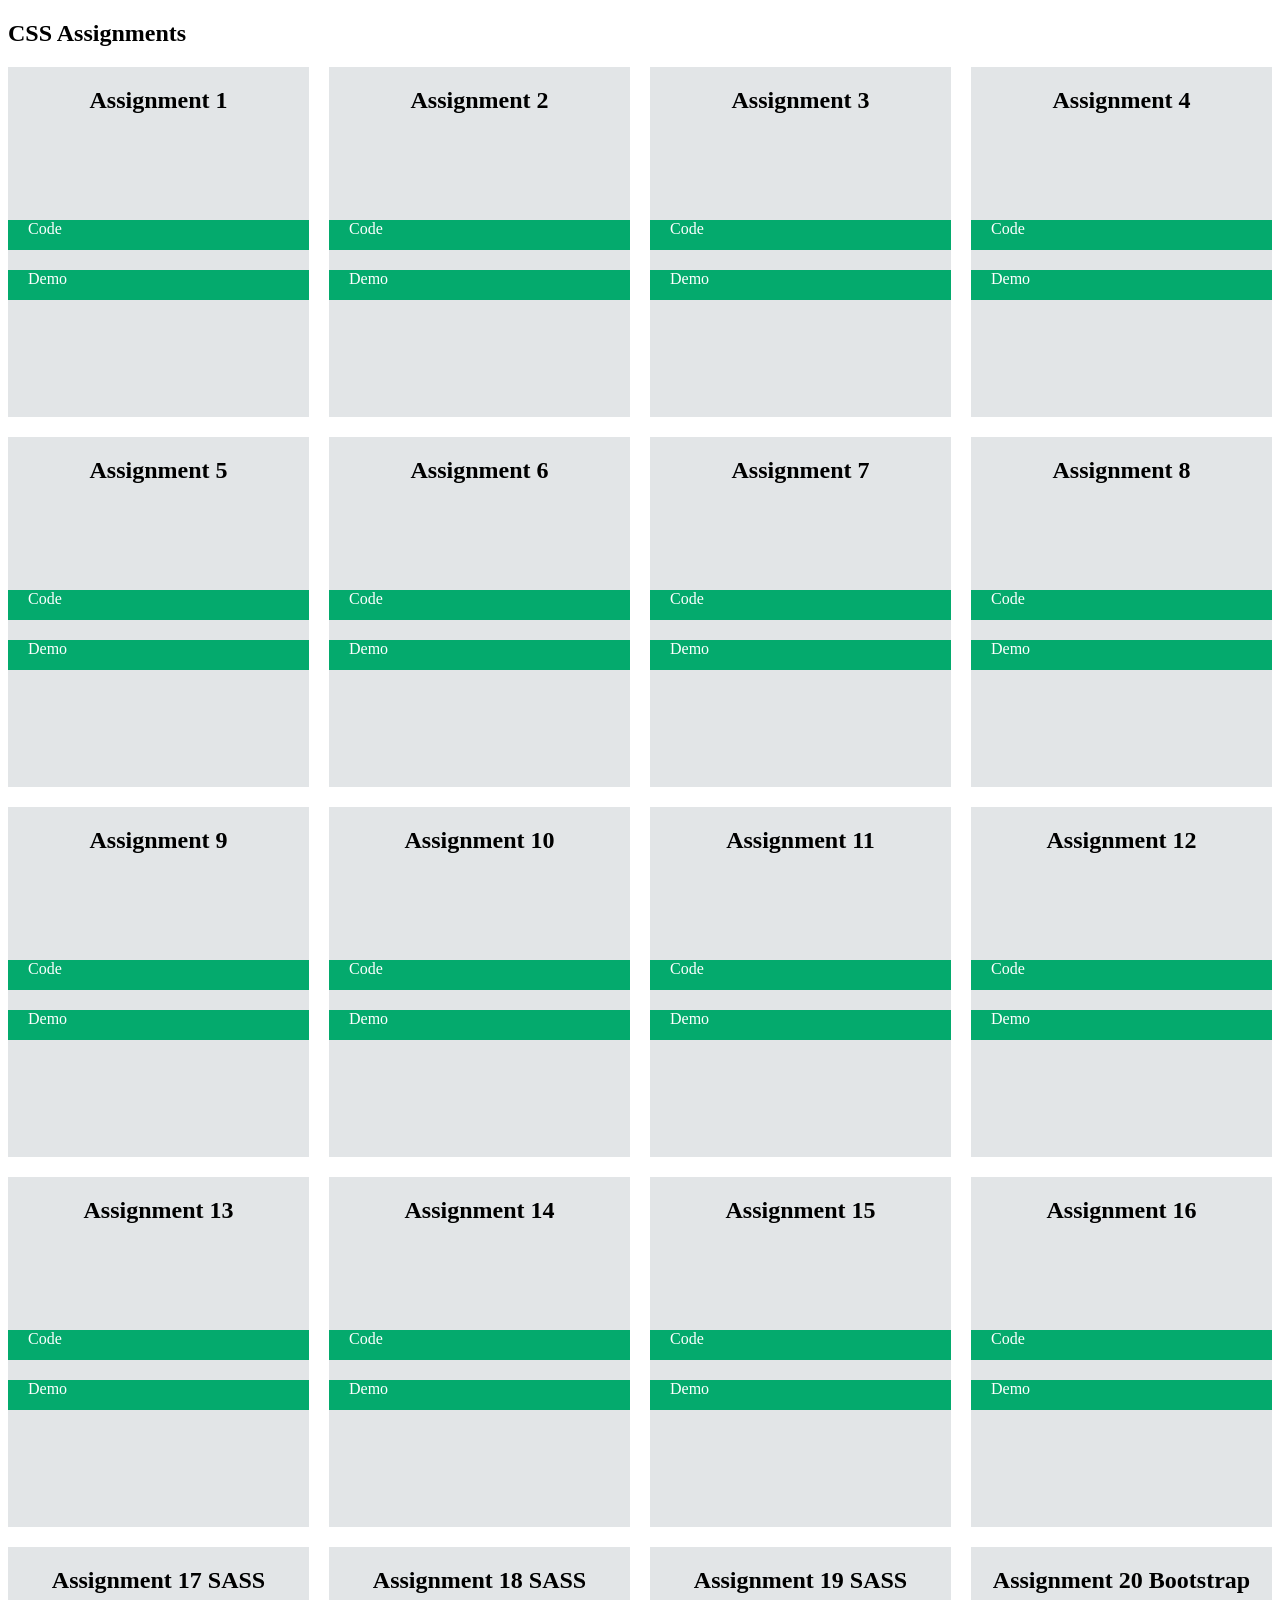
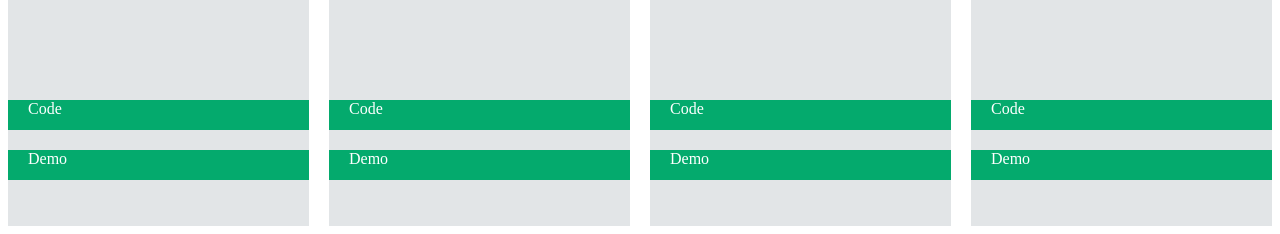
<file: index.html>
<!DOCTYPE html>
<html lang="en">

<head>
    <meta charset="UTF-8">
    <meta http-equiv="X-UA-Compatible" content="IE=edge">
    <meta name="viewport" content="width=device-width, initial-scale=1.0">
    <title>HTML CSS Assignments</title>
    <style>
        .container {
            display: grid;
            grid-template-columns: repeat(4, 1fr);
            grid-template-rows: repeat(4,350px);
            grid-gap: 20px;
        }

        .card {
            display: flex;
            flex-direction: column;
            row-gap: 40px;
            align-items: center;
            background-color: #e2e5e7;
            height: auto;
        }

        ul {
            list-style-type: none;
            width: 100%;
            padding: 10px;
        }

        li {
            height: 30px;
            margin: 20px 0;
            background-color: #04aa6d;
            text-decoration: none;
            color: #ffffff;
            padding-left: 20px;
        }
        a {
            text-decoration: none;
            color:#ffffff;
        }
    </style>
</head>

<body>
    <header>
        <h2>CSS Assignments</h2>
    </header>
    <main>
        <div class="container">
            <div class="card">
                <h2>Assignment 1</h2>
                <ul>
                    <li><a href="https://github.com/sitaramoli/css-assignment/tree/main/assignment-1">Code</a></li>
                    <li><a href="https://sitaramoli.github.io/css-assignment/assignment-1/">Demo</a></li>
                </ul>
            </div>
            <div class="card">
                <h2>Assignment 2</h2>
                <ul>
                    <li><a href="https://github.com/sitaramoli/css-assignment/tree/main/assignment-2">Code</a></li>
                    <li><a href="https://sitaramoli.github.io/css-assignment/assignment-2/">Demo</a></li>
                </ul>
            </div>
            <div class="card">
                <h2>Assignment 3</h2>
                <ul>
                    <li><a href="https://github.com/sitaramoli/css-assignment/tree/main/assignment-3">Code</a></li>
                    <li><a href="https://sitaramoli.github.io/css-assignment/assignment-3/">Demo</a></li>
                </ul>
            </div>
            <div class="card">
                <h2>Assignment 4</h2>
                <ul>
                    <li><a href="https://github.com/sitaramoli/css-assignment/tree/main/assignment-4">Code</a></li>
                    <li><a href="https://sitaramoli.github.io/css-assignment/assignment-4/">Demo</a></li>
                </ul>
            </div>
            <div class="card">
                <h2>Assignment 5</h2>
                <ul>
                    <li><a href="https://github.com/sitaramoli/css-assignment/tree/main/assignment-5">Code</a></li>
                    <li><a href="https://sitaramoli.github.io/css-assignment/assignment-5/">Demo</a></li>
                </ul>
            </div>
            <div class="card">
                <h2>Assignment 6</h2>
                <ul>
                    <li><a href="https://github.com/sitaramoli/css-assignment/tree/main/assignment-6">Code</a></li>
                    <li><a href="https://sitaramoli.github.io/css-assignment/assignment-6/">Demo</a></li>
                </ul>
            </div>
            <div class="card">
                <h2>Assignment 7</h2>
                <ul>
                    <li><a href="https://github.com/sitaramoli/css-assignment/tree/main/assignment-7">Code</a></li>
                    <li><a href="https://sitaramoli.github.io/css-assignment/assignment-7/">Demo</a></li>
                </ul>
            </div>
            <div class="card">
                <h2>Assignment 8</h2>
                <ul>
                    <li><a href="https://github.com/sitaramoli/css-assignment/tree/main/assignment-8">Code</a></li>
                    <li><a href="https://sitaramoli.github.io/css-assignment/assignment-8/">Demo</a></li>
                </ul>
            </div>
            <div class="card">
                <h2>Assignment 9</h2>
                <ul>
                    <li><a href="https://github.com/sitaramoli/css-assignment/tree/main/assignment-9">Code</a></li>
                    <li><a href="https://sitaramoli.github.io/css-assignment/assignment-9/">Demo</a></li>
                </ul>
            </div>
            <div class="card">
                <h2>Assignment 10</h2>
                <ul>
                    <li><a href="https://github.com/sitaramoli/css-assignment/tree/main/assignment-10">Code</a></li>
                    <li><a href="https://sitaramoli.github.io/css-assignment/assignment-10/">Demo</a></li>
                </ul>
            </div>
            <div class="card">
                <h2>Assignment 11</h2>
                <ul>
                    <li><a href="https://github.com/sitaramoli/css-assignment/tree/main/assignment-11">Code</a></li>
                    <li><a href="https://sitaramoli.github.io/css-assignment/assignment-11/">Demo</a></li>
                </ul>
            </div>
            <div class="card">
                <h2>Assignment 12</h2>
                <ul>
                    <li><a href="https://github.com/sitaramoli/css-assignment/tree/main/assignment-12">Code</a></li>
                    <li><a href="https://sitaramoli.github.io/css-assignment/assignment-12/">Demo</a></li>
                </ul>
            </div>
            <div class="card">
                <h2>Assignment 13</h2>
                <ul>
                    <li><a href="https://github.com/sitaramoli/css-assignment/tree/main/assignment-13">Code</a></li>
                    <li><a href="https://sitaramoli.github.io/css-assignment/assignment-13/">Demo</a></li>
                </ul>
            </div>
            <div class="card">
                <h2>Assignment 14</h2>
                <ul>
                    <li><a href="https://github.com/sitaramoli/css-assignment/tree/main/assignment-14">Code</a></li>
                    <li><a href="https://sitaramoli.github.io/css-assignment/assignment-14/">Demo</a></li>
                </ul>
            </div>
            <div class="card">
                <h2>Assignment 15</h2>
                <ul>
                    <li><a href="https://github.com/sitaramoli/css-assignment/tree/main/assignment-15">Code</a></li>
                    <li><a href="https://sitaramoli.github.io/css-assignment/assignment-15/">Demo</a></li>
                </ul>
            </div>
            <div class="card">
                <h2>Assignment 16</h2>
                <ul>
                    <li><a href="https://github.com/sitaramoli/css-assignment/tree/main/assignment-16">Code</a></li>
                    <li><a href="https://sitaramoli.github.io/css-assignment/assignment-16/">Demo</a></li>
                </ul>
            </div>
            <div class="card">
                <h2>Assignment 17 SASS</h2>
                <ul>
                    <li><a href="https://github.com/sitaramoli/css-assignment/tree/main/assignment 17 sass">Code</a></li>
                    <li><a href="https://sitaramoli.github.io/css-assignment/assignment 17 sass/">Demo</a></li>
                </ul>
            </div>
            <div class="card">
                <h2>Assignment 18 SASS</h2>
                <ul>
                    <li><a href="https://github.com/sitaramoli/css-assignment/tree/main/assignment 18 sass">Code</a></li>
                    <li><a href="https://sitaramoli.github.io/css-assignment/assignment 18 sass/">Demo</a></li>
                </ul>
            </div>
            <div class="card">
                <h2>Assignment 19 SASS</h2>
                <ul>
                    <li><a href="https://github.com/sitaramoli/css-assignment/tree/main/assignment 19 sass">Code</a></li>
                    <li><a href="https://sitaramoli.github.io/css-assignment/assignment 19 sass/">Demo</a></li>
                </ul>
            </div>
            <div class="card">
                <h2>Assignment 20 Bootstrap</h2>
                <ul>
                    <li><a href="https://github.com/sitaramoli/css-assignment/tree/main/assignment-20-bootstrap">Code</a></li>
                    <li><a href="https://sitaramoli.github.io/css-assignment/assignment-20-bootstrap/">Demo</a></li>
                </ul>
            </div>
        </div>
    </main>
</body>

</html>
</file>
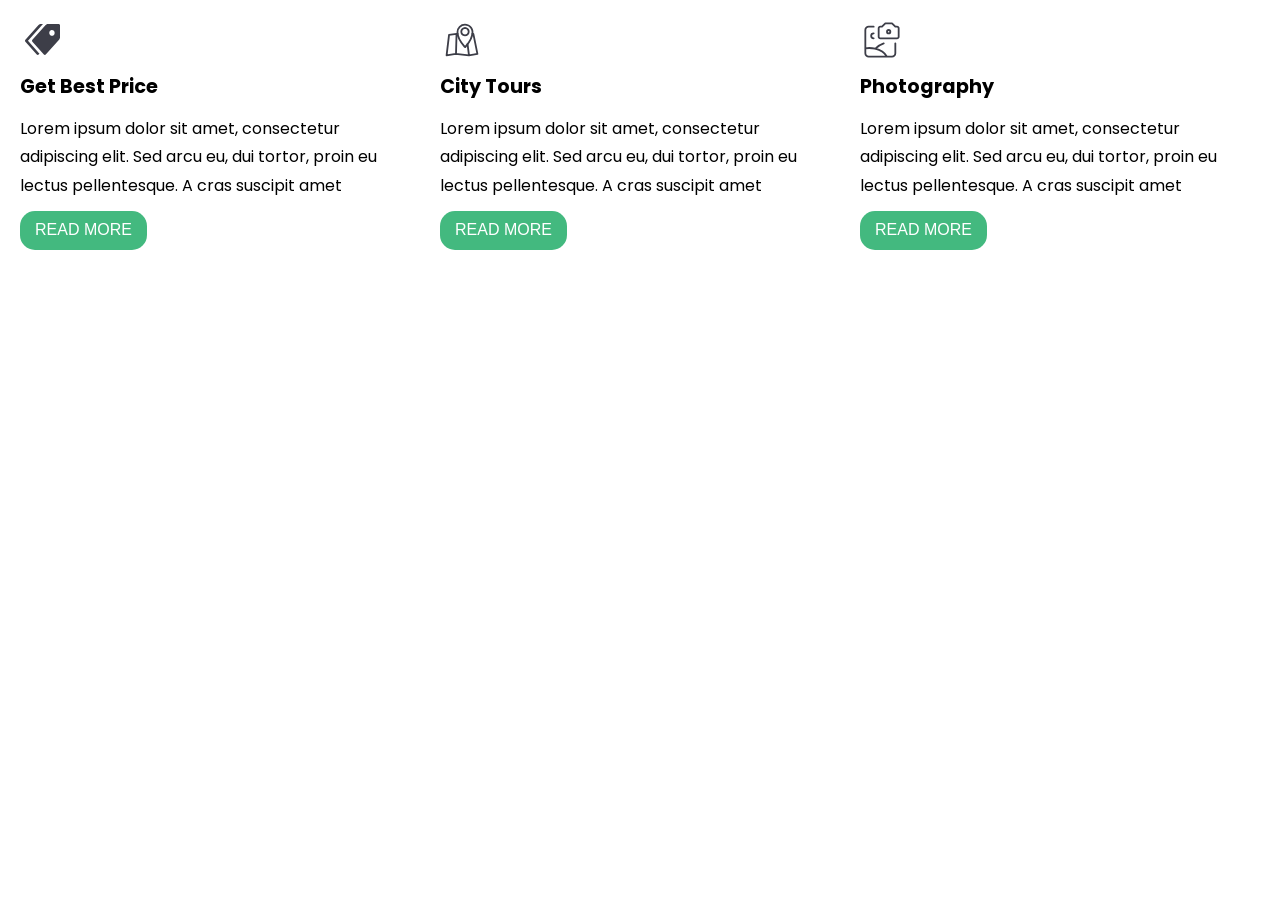
<file: assignment 17 sass/index.html>
<!DOCTYPE html>
<html lang="en">

<head>
    <meta charset="UTF-8">
    <meta http-equiv="X-UA-Compatible" content="IE=edge">
    <meta name="viewport" content="width=device-width, initial-scale=1.0">
    <link rel="stylesheet" href="scss/main.css">
    <link rel="stylesheet" href="https://fonts.googleapis.com/css?family=Poppins">
    <title>SASS Assignment 1</title>
</head>

<body>
    <div class="wrapper">
        <div class="card">
            <div class="card__icon">
                <img src="images/tag-icon.svg" alt="tag-icon">
            </div>
            <h2 class="card__title">Get Best Price</h2>
            <p class="card__content">
                Lorem ipsum dolor sit amet, consectetur adipiscing elit.
                Sed arcu eu, dui tortor, proin eu lectus pellentesque. A cras suscipit amet
            </p>
            <button class="card__button">READ MORE</button>
        </div>
        <div class="card">
            <div class="card__icon">
                <img src="images/transit-icon.svg" alt="transit-icon">
            </div>
            <h2 class="card__title">City Tours</h2>
            <p class="card__content">
                Lorem ipsum dolor sit amet, consectetur adipiscing elit. 
                Sed arcu eu, dui tortor, proin eu lectus pellentesque. A cras suscipit amet 
            </p>
            <button class="card__button">READ MORE</button>
        </div>
        <div class="card">
            <div class="card__icon">
                <img src="images/photography-icon.svg" alt="photography-icon">
            </div>
            <h2 class="card__title">Photography</h2>
            <p class="card__content">
                Lorem ipsum dolor sit amet, consectetur adipiscing elit.
                Sed arcu eu, dui tortor, proin eu lectus pellentesque. A cras suscipit amet
            </p>
            <button class="card__button">READ MORE</button>
        </div>
    </div>
</body>

</html>
</file>
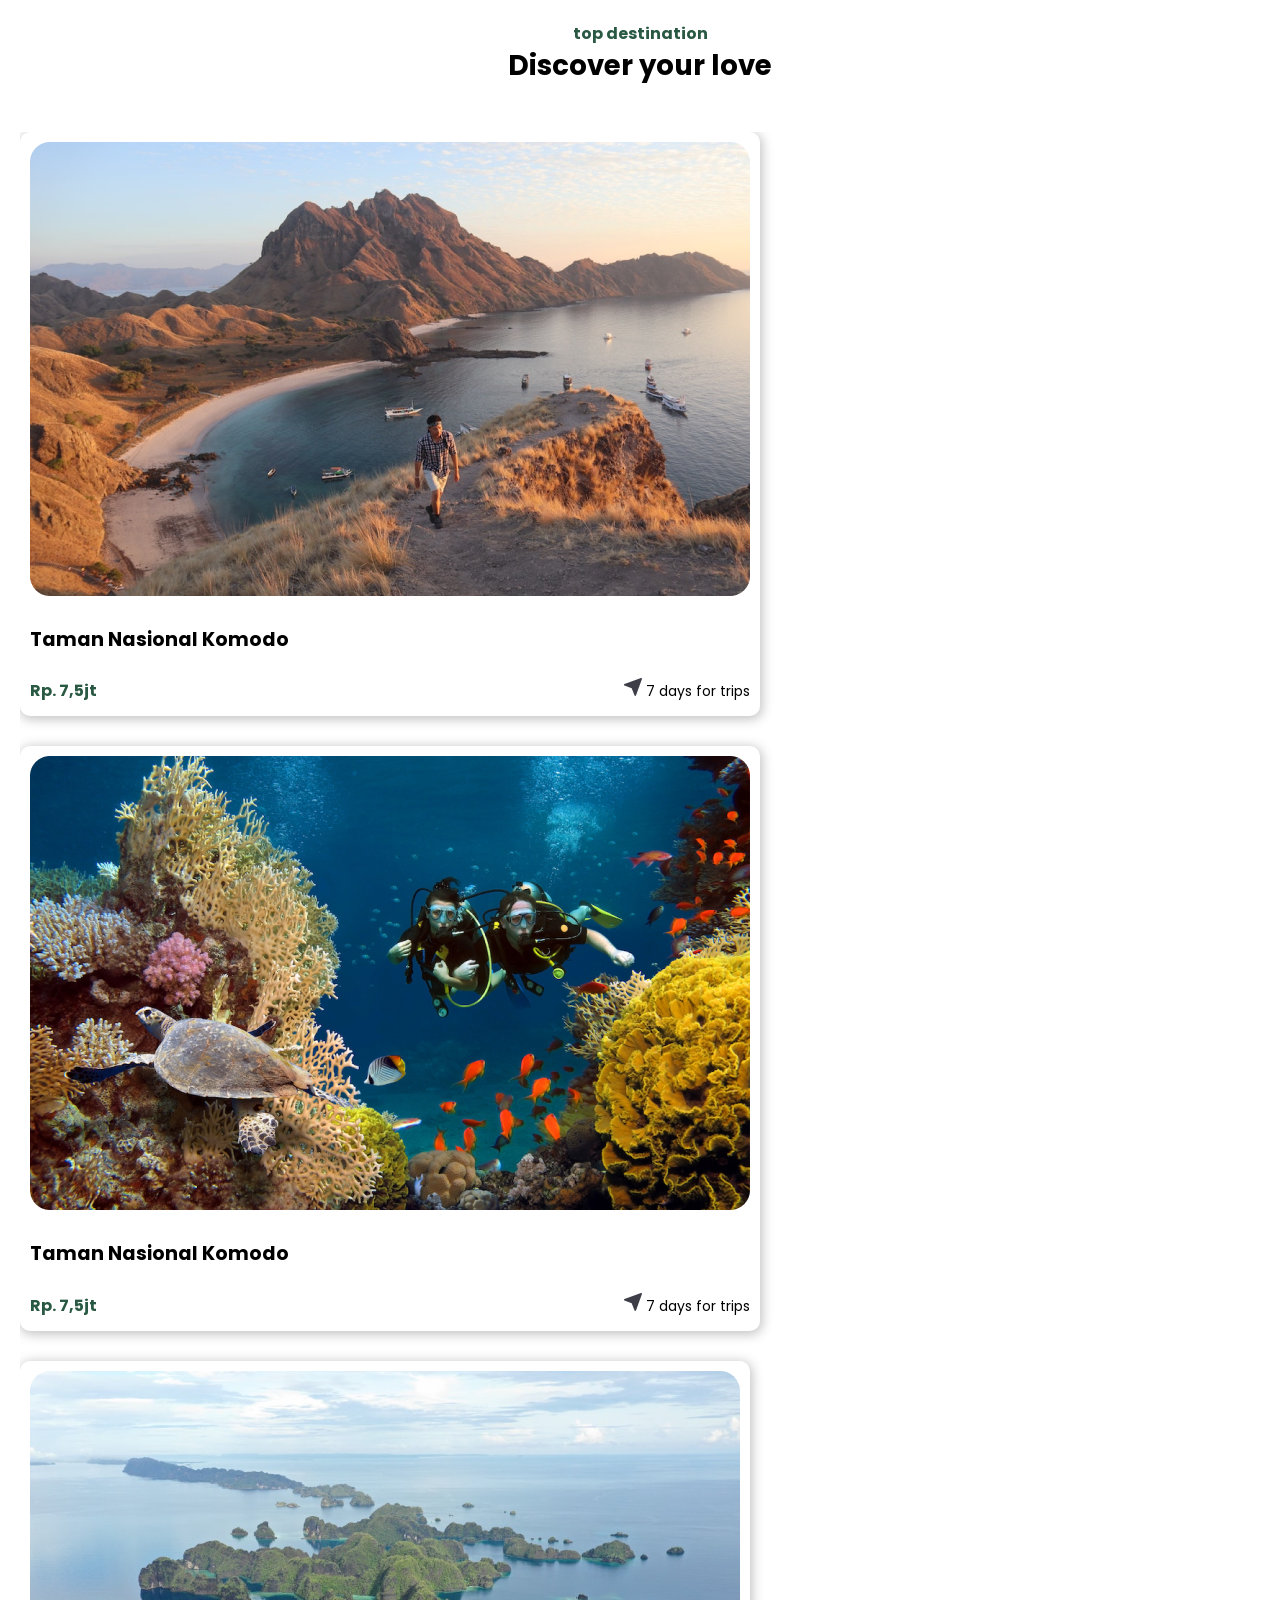
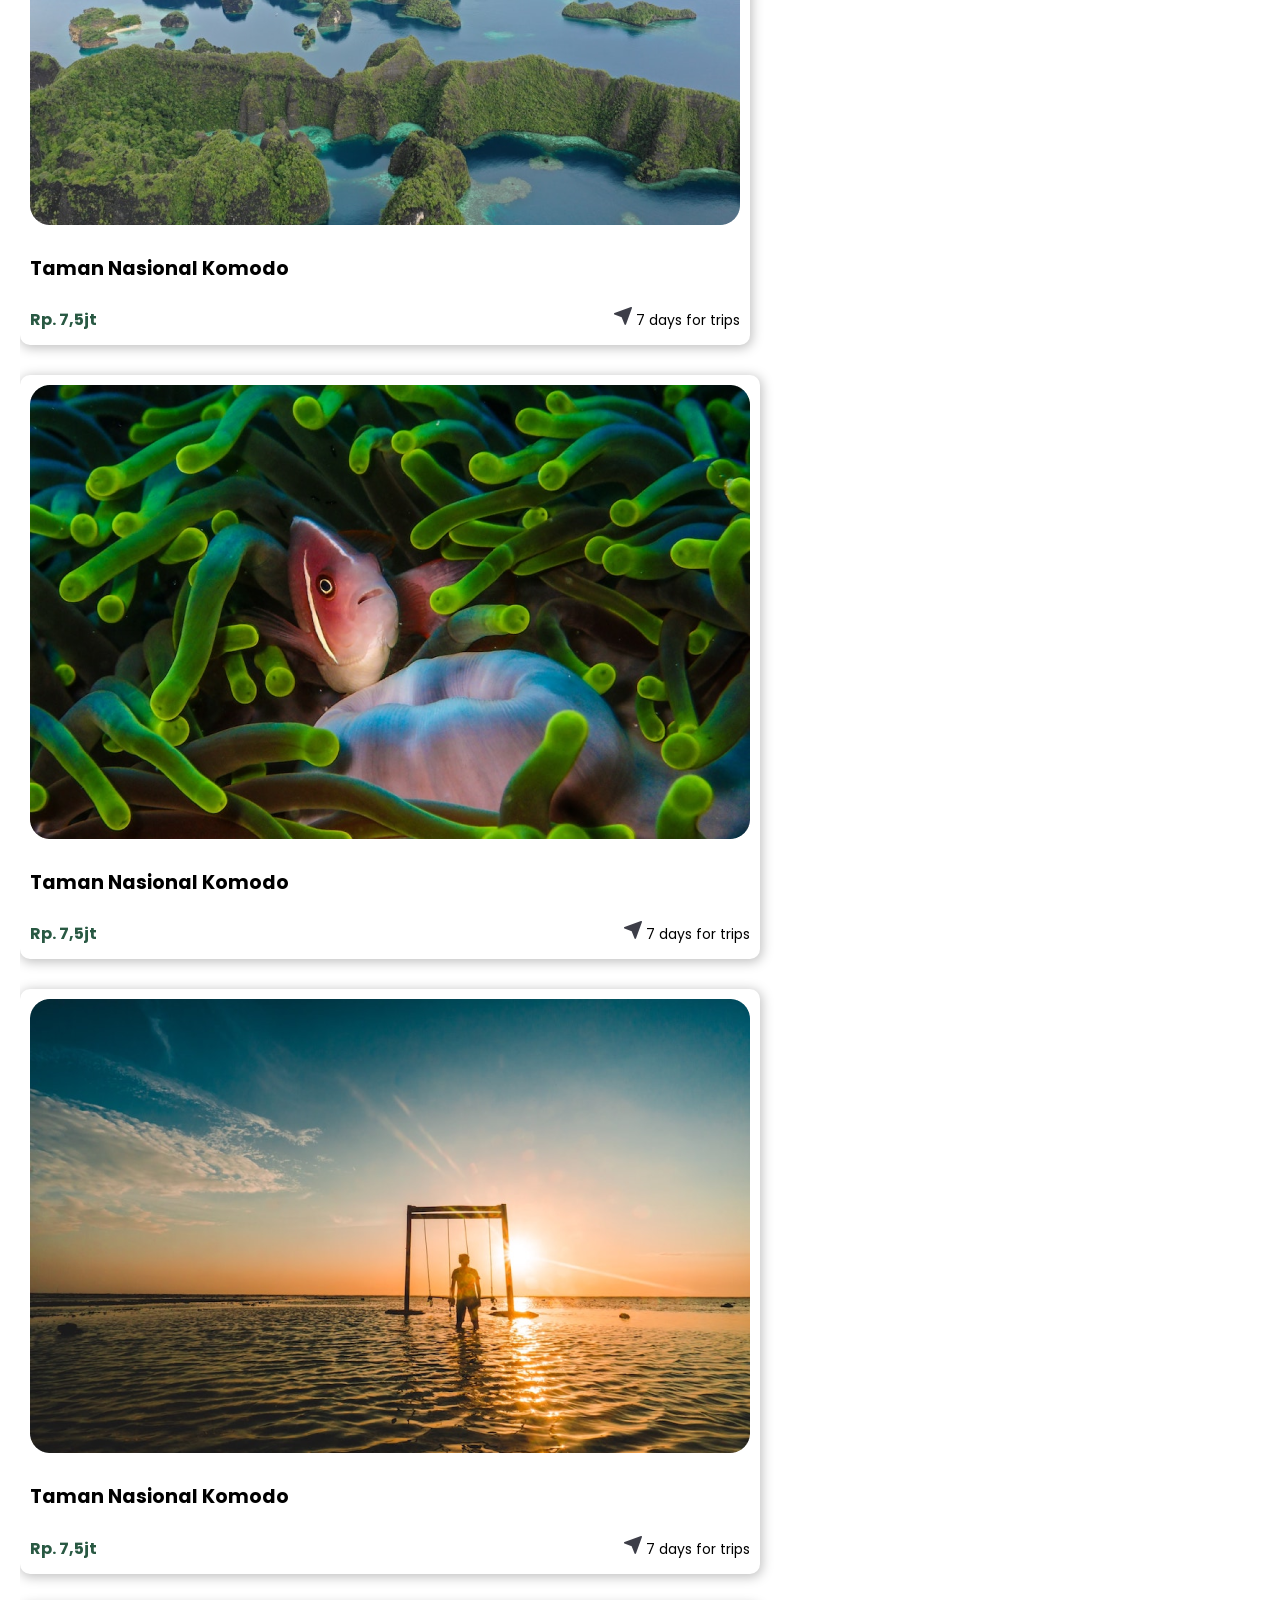
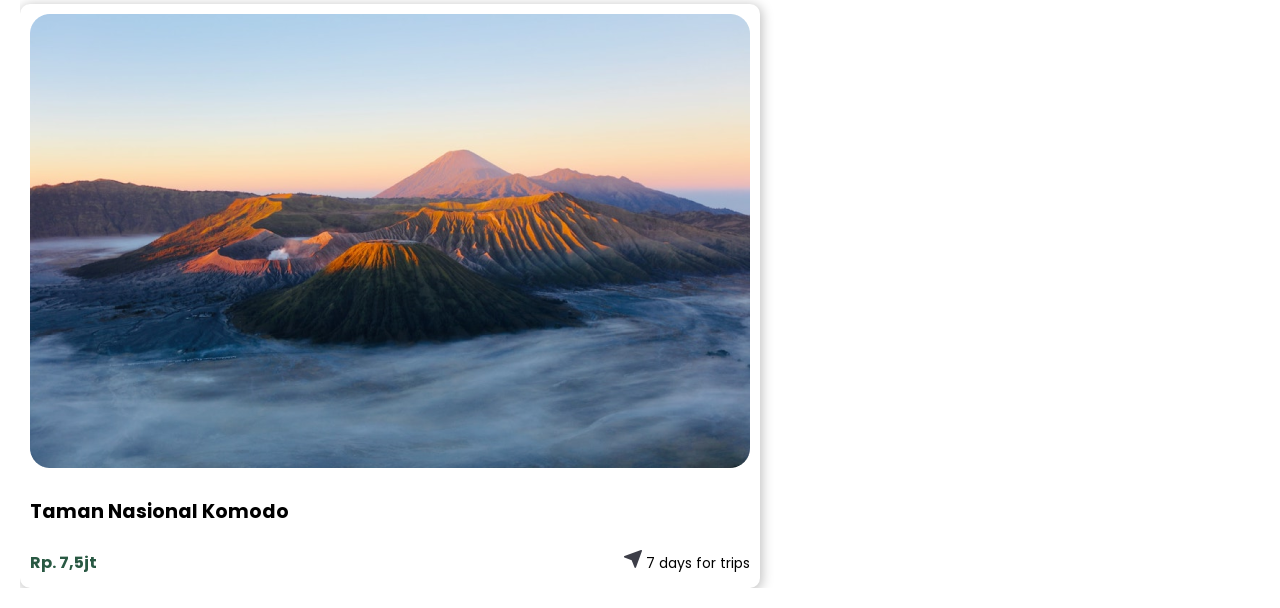
<file: assignment 18 sass/index.html>
<!DOCTYPE html>
<html lang="en">

<head>
    <meta charset="UTF-8">
    <meta http-equiv="X-UA-Compatible" content="IE=edge">
    <meta name="viewport" content="width=device-width, initial-scale=1.0">
    <link rel="stylesheet" href="scss/main.css">
    <link rel="stylesheet" href="https://fonts.googleapis.com/css?family=Poppins">
    <title>SASS Assignment 2</title>
</head>

<body>
    <div class="wrapper">
        <div class="header">
            <div class="header__top">
                top destination
            </div>
            <h1 class="header__bottom">Discover your love</h1>
        </div>


        <div class="cards-wrapper">

            <div class="card">
                <div class="card__img">
                    <img src="images/img-1.png" alt="img-1">
                </div>
                <h2 class="card__title">Taman Nasional Komodo</h2>
                <div class="card__meta">
                    <div class="card__meta__price">Rp. 7,5jt</div>
                    <div class="card__meta__trip-days">
                        <svg width="18" height="19" viewBox="0 0 18 19" fill="none" xmlns="http://www.w3.org/2000/svg">
                            <path
                                d="M9.98545e-05 7.73725C-0.00238072 7.88928 0.0414072 8.03848 0.125658 8.16505C0.209908 8.29163 0.330642 8.38961 0.47185 8.446L7.6726 11.3267L10.5533 18.5282C10.609 18.6675 10.7051 18.7869 10.8293 18.871C10.9535 18.9551 11.1001 19.0001 11.2501 19H11.2621C11.414 18.9976 11.5616 18.9491 11.6853 18.861C11.8091 18.7729 11.9032 18.6493 11.9551 18.5065L17.9551 2.0065C18.0042 1.87227 18.014 1.7268 17.9832 1.58722C17.9524 1.44764 17.8823 1.31977 17.7813 1.21866C17.6803 1.11755 17.5525 1.04741 17.4129 1.01651C17.2733 0.985615 17.1279 0.995237 16.9936 1.04425L0.4936 7.04425C0.350774 7.09632 0.227123 7.19053 0.139002 7.31441C0.0508818 7.43828 0.00244525 7.58599 9.98545e-05 7.738V7.73725Z"
                                fill="#3D3E48" />
                        </svg>
                        7 days for trips
                    </div>
                </div>
            </div>
            <div class="card">
                <div class="card__img">
                    <img src="images/img-2.png" alt="img-2">
                </div>
                <h2 class="card__title">Taman Nasional Komodo</h2>
                <div class="card__meta">
                    <div class="card__meta__price">Rp. 7,5jt</div>
                    <div class="card__meta__trip-days">
                        <svg width="18" height="19" viewBox="0 0 18 19" fill="none" xmlns="http://www.w3.org/2000/svg">
                            <path
                                d="M9.98545e-05 7.73725C-0.00238072 7.88928 0.0414072 8.03848 0.125658 8.16505C0.209908 8.29163 0.330642 8.38961 0.47185 8.446L7.6726 11.3267L10.5533 18.5282C10.609 18.6675 10.7051 18.7869 10.8293 18.871C10.9535 18.9551 11.1001 19.0001 11.2501 19H11.2621C11.414 18.9976 11.5616 18.9491 11.6853 18.861C11.8091 18.7729 11.9032 18.6493 11.9551 18.5065L17.9551 2.0065C18.0042 1.87227 18.014 1.7268 17.9832 1.58722C17.9524 1.44764 17.8823 1.31977 17.7813 1.21866C17.6803 1.11755 17.5525 1.04741 17.4129 1.01651C17.2733 0.985615 17.1279 0.995237 16.9936 1.04425L0.4936 7.04425C0.350774 7.09632 0.227123 7.19053 0.139002 7.31441C0.0508818 7.43828 0.00244525 7.58599 9.98545e-05 7.738V7.73725Z"
                                fill="#3D3E48" />
                        </svg>
                        7 days for trips
                    </div>
                </div>
            </div>
            <div class="card">
                <div class="card__img">
                    <img src="images/img-3.png" alt="img-3">
                </div>
                <h2 class="card__title">Taman Nasional Komodo</h2>
                <div class="card__meta">
                    <div class="card__meta__price">Rp. 7,5jt</div>
                    <div class="card__meta__trip-days">
                        <svg width="18" height="19" viewBox="0 0 18 19" fill="none" xmlns="http://www.w3.org/2000/svg">
                            <path
                                d="M9.98545e-05 7.73725C-0.00238072 7.88928 0.0414072 8.03848 0.125658 8.16505C0.209908 8.29163 0.330642 8.38961 0.47185 8.446L7.6726 11.3267L10.5533 18.5282C10.609 18.6675 10.7051 18.7869 10.8293 18.871C10.9535 18.9551 11.1001 19.0001 11.2501 19H11.2621C11.414 18.9976 11.5616 18.9491 11.6853 18.861C11.8091 18.7729 11.9032 18.6493 11.9551 18.5065L17.9551 2.0065C18.0042 1.87227 18.014 1.7268 17.9832 1.58722C17.9524 1.44764 17.8823 1.31977 17.7813 1.21866C17.6803 1.11755 17.5525 1.04741 17.4129 1.01651C17.2733 0.985615 17.1279 0.995237 16.9936 1.04425L0.4936 7.04425C0.350774 7.09632 0.227123 7.19053 0.139002 7.31441C0.0508818 7.43828 0.00244525 7.58599 9.98545e-05 7.738V7.73725Z"
                                fill="#3D3E48" />
                        </svg>
                        7 days for trips
                    </div>
                </div>
            </div>
            <div class="card">
                <div class="card__img">
                    <img src="images/img-4.png" alt="img-4">
                </div>
                <h2 class="card__title">Taman Nasional Komodo</h2>
                <div class="card__meta">
                    <div class="card__meta__price">Rp. 7,5jt</div>
                    <div class="card__meta__trip-days">
                        <svg width="18" height="19" viewBox="0 0 18 19" fill="none" xmlns="http://www.w3.org/2000/svg">
                            <path
                                d="M9.98545e-05 7.73725C-0.00238072 7.88928 0.0414072 8.03848 0.125658 8.16505C0.209908 8.29163 0.330642 8.38961 0.47185 8.446L7.6726 11.3267L10.5533 18.5282C10.609 18.6675 10.7051 18.7869 10.8293 18.871C10.9535 18.9551 11.1001 19.0001 11.2501 19H11.2621C11.414 18.9976 11.5616 18.9491 11.6853 18.861C11.8091 18.7729 11.9032 18.6493 11.9551 18.5065L17.9551 2.0065C18.0042 1.87227 18.014 1.7268 17.9832 1.58722C17.9524 1.44764 17.8823 1.31977 17.7813 1.21866C17.6803 1.11755 17.5525 1.04741 17.4129 1.01651C17.2733 0.985615 17.1279 0.995237 16.9936 1.04425L0.4936 7.04425C0.350774 7.09632 0.227123 7.19053 0.139002 7.31441C0.0508818 7.43828 0.00244525 7.58599 9.98545e-05 7.738V7.73725Z"
                                fill="#3D3E48" />
                        </svg>
                        7 days for trips
                    </div>
                </div>
            </div>
            <div class="card">
                <div class="card__img">
                    <img src="images/img-5.png" alt="img-5">
                </div>
                <h2 class="card__title">Taman Nasional Komodo</h2>
                <div class="card__meta">
                    <div class="card__meta__price">Rp. 7,5jt</div>
                    <div class="card__meta__trip-days">
                        <svg width="18" height="19" viewBox="0 0 18 19" fill="none" xmlns="http://www.w3.org/2000/svg">
                            <path
                                d="M9.98545e-05 7.73725C-0.00238072 7.88928 0.0414072 8.03848 0.125658 8.16505C0.209908 8.29163 0.330642 8.38961 0.47185 8.446L7.6726 11.3267L10.5533 18.5282C10.609 18.6675 10.7051 18.7869 10.8293 18.871C10.9535 18.9551 11.1001 19.0001 11.2501 19H11.2621C11.414 18.9976 11.5616 18.9491 11.6853 18.861C11.8091 18.7729 11.9032 18.6493 11.9551 18.5065L17.9551 2.0065C18.0042 1.87227 18.014 1.7268 17.9832 1.58722C17.9524 1.44764 17.8823 1.31977 17.7813 1.21866C17.6803 1.11755 17.5525 1.04741 17.4129 1.01651C17.2733 0.985615 17.1279 0.995237 16.9936 1.04425L0.4936 7.04425C0.350774 7.09632 0.227123 7.19053 0.139002 7.31441C0.0508818 7.43828 0.00244525 7.58599 9.98545e-05 7.738V7.73725Z"
                                fill="#3D3E48" />
                        </svg>
                        7 days for trips
                    </div>
                </div>
            </div>
            <div class="card">
                <div class="card__img">
                    <img src="images/img-6.png" alt="img-6">
                </div>
                <h2 class="card__title">Taman Nasional Komodo</h2>
                <div class="card__meta">
                    <div class="card__meta__price">Rp. 7,5jt</div>
                    <div class="card__meta__trip-days">
                        <svg width="18" height="19" viewBox="0 0 18 19" fill="none" xmlns="http://www.w3.org/2000/svg">
                            <path
                                d="M9.98545e-05 7.73725C-0.00238072 7.88928 0.0414072 8.03848 0.125658 8.16505C0.209908 8.29163 0.330642 8.38961 0.47185 8.446L7.6726 11.3267L10.5533 18.5282C10.609 18.6675 10.7051 18.7869 10.8293 18.871C10.9535 18.9551 11.1001 19.0001 11.2501 19H11.2621C11.414 18.9976 11.5616 18.9491 11.6853 18.861C11.8091 18.7729 11.9032 18.6493 11.9551 18.5065L17.9551 2.0065C18.0042 1.87227 18.014 1.7268 17.9832 1.58722C17.9524 1.44764 17.8823 1.31977 17.7813 1.21866C17.6803 1.11755 17.5525 1.04741 17.4129 1.01651C17.2733 0.985615 17.1279 0.995237 16.9936 1.04425L0.4936 7.04425C0.350774 7.09632 0.227123 7.19053 0.139002 7.31441C0.0508818 7.43828 0.00244525 7.58599 9.98545e-05 7.738V7.73725Z"
                                fill="#3D3E48" />
                        </svg>
                        7 days for trips
                    </div>
                </div>
            </div>

        </div>

    </div>
</body>

</html>
</file>
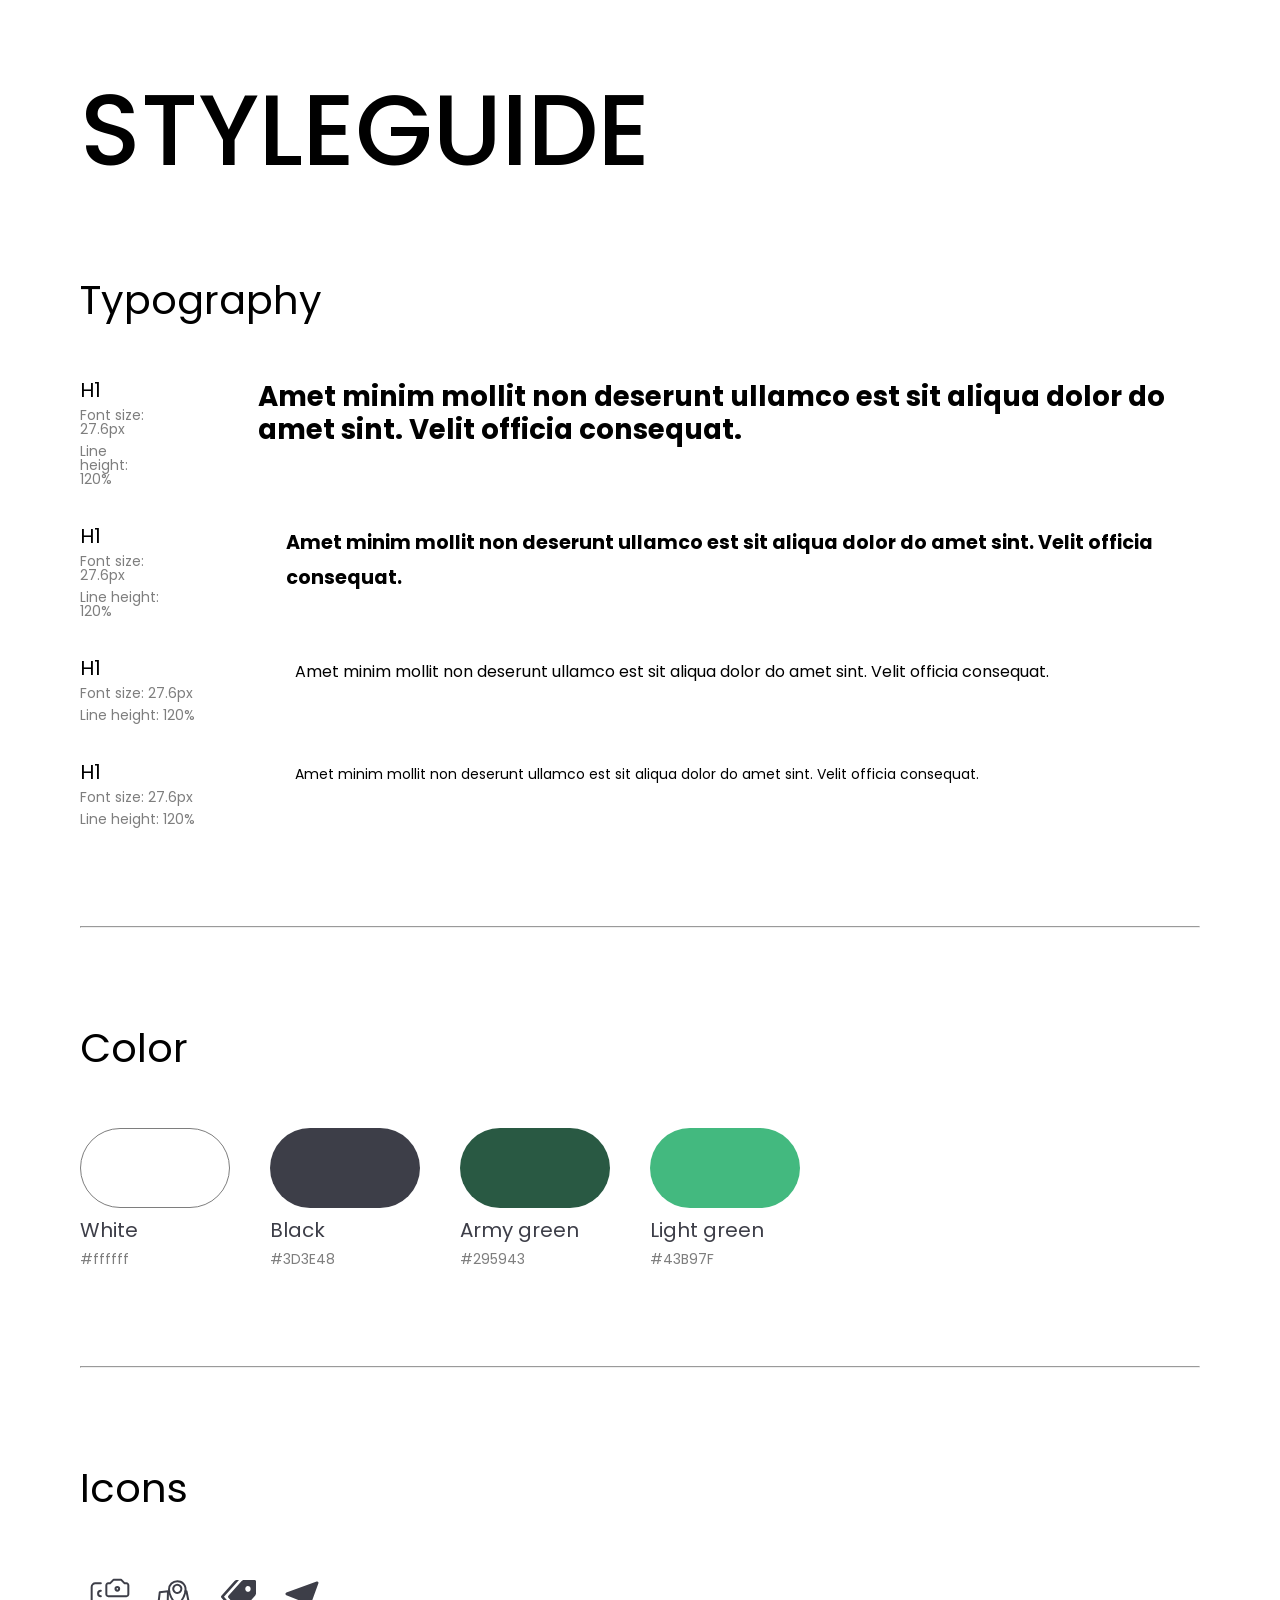
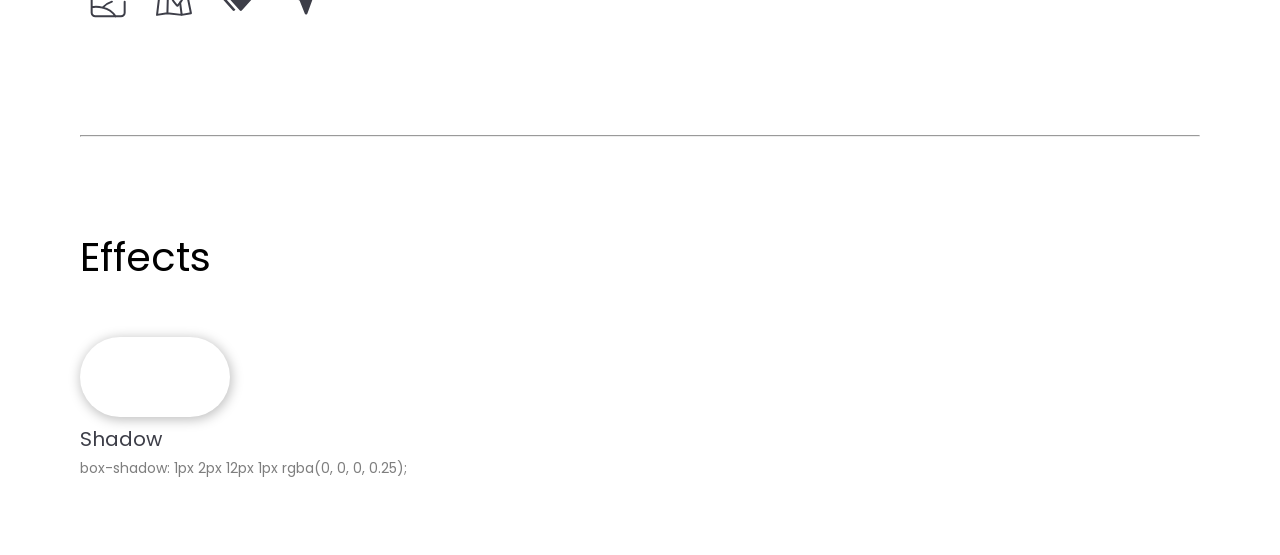
<file: assignment 19 sass/index.html>
<!DOCTYPE html>
<html lang="en">

<head>
    <meta charset="UTF-8">
    <meta http-equiv="X-UA-Compatible" content="IE=edge">
    <meta name="viewport" content="width=device-width, initial-scale=1.0">
    <link rel="stylesheet" href="scss/main.css">
    <link rel="stylesheet" href="https://fonts.googleapis.com/css?family=Poppins">
    <title>SASS Assignment 3</title>
</head>

<body>
    <div class="wrapper">
        <h1 class="header">STYLEGUIDE</h1>

        <!-- typography section -->
        <div class="typography">
            <h2 class="typography__title">Typography</h2>
            <div class="typography__lists">
                <div class="typography__lists__item">
                    <div class="typography__lists__item__name-section">
                        <h3 class="typography__lists__item__name-section__name">H1</h3>
                        <h4 class="typography__lists__item__name-section__size">Font size: 27.6px</h4>
                        <h4 class="typography__lists__item__name-section__line-height">Line height: 120%</h4>
                    </div>
                    <div class="typography__lists__item__para typography__lists__item__para--h1">
                        Amet minim mollit non deserunt ullamco est sit aliqua dolor do amet sint. Velit officia
                        consequat.
                    </div>
                </div>
                <div class="typography__lists__item">
                    <div class="typography__lists__item__name-section">
                        <h3 class="typography__lists__item__name-section__name">H1</h3>
                        <h4 class="typography__lists__item__name-section__size">Font size: 27.6px</h4>
                        <h4 class="typography__lists__item__name-section__line-height">Line height: 120%</h4>
                    </div>
                    <div class="typography__lists__item__para--h2">
                        Amet minim mollit non deserunt ullamco est sit aliqua dolor do amet sint. Velit officia
                        consequat.
                    </div>
                </div>
                <div class="typography__lists__item">
                    <div class="typography__lists__item__name-section">
                        <h3 class="typography__lists__item__name-section__name">H1</h3>
                        <h4 class="typography__lists__item__name-section__size">Font size: 27.6px</h4>
                        <h4 class="typography__lists__item__name-section__line-height">Line height: 120%</h4>
                    </div>
                    <div class="typography__lists__item__para--body-1">
                        Amet minim mollit non deserunt ullamco est sit aliqua dolor do amet sint. Velit officia
                        consequat.
                    </div>
                </div>
                <div class="typography__lists__item">
                    <div class="typography__lists__item__name-section">
                        <h3 class="typography__lists__item__name-section__name">H1</h3>
                        <h4 class="typography__lists__item__name-section__size">Font size: 27.6px</h4>
                        <h4 class="typography__lists__item__name-section__line-height">Line height: 120%</h4>
                    </div>
                    <div class="typography__lists__item__para--body-2">
                        Amet minim mollit non deserunt ullamco est sit aliqua dolor do amet sint. Velit officia
                        consequat.
                    </div>
                </div>
            </div>
        </div>
        <hr>

        <!-- color section -->
        <div class="colors">
            <h2 class="colors__title">Color</h2>
            <div class="colors__lists">
                <div class="color-card">
                    <div class="color-card__color color-card__color--white"></div>
                    <h3 class="color-card__color-name">White</h3>
                    <h4 class="color-card__color-value">#ffffff</h4>
                </div>
                <div class="color-card">
                    <div class="color-card__color color-card__color--black"></div>
                    <h3 class="color-card__color-name">Black</h3>
                    <h4 class="color-card__color-value">#3D3E48</h4>
                </div>
                <div class="color-card">
                    <div class="color-card__color color-card__color--army-green"></div>
                    <h3 class="color-card__color-name">Army green</h3>
                    <h4 class="color-card__color-value">#295943</h4>
                </div>
                <div class="color-card">
                    <div class="color-card__color color-card__color--light-green"></div>
                    <h3 class="color-card__color-name">Light green</h3>
                    <h4 class="color-card__color-value">#43B97F</h4>
                </div>
            </div>
        </div>
        <hr>
        <!-- icons section -->
        <div class="icons">
            <h2 class="icons__title">Icons</h2>
            <div class="icons-container">
                <div class="icon">
                    <img src="images/photography-icon.svg" alt="photography-icon">
                </div>
                <div class="icon">
                    <img src="images/transit-icon.svg" alt="transit-icon">
                </div>
                <div class="icon">
                    <img src="images/tag-icon.svg" alt="tag-icon">
                </div>
                <div class="icon">
                    <img src="images/location-icon.svg" alt="location-icon">
                </div>
            </div>
        </div>
        <!-- icons end -->
        <hr>

        <!-- effects section -->
        <div class="effects">
            <h3 class="effects__title">Effects</h3>
            <div class="effects__list">
                <div class="color-card">
                    <div class="color color--shadow"></div>
                    <h3 class="color-card__color-name">Shadow</h3>
                    <h4 class="color-card__color-value">box-shadow: 1px 2px 12px 1px rgba(0, 0, 0, 0.25);</h4>
                </div>
            </div>
        </div>
        <!-- effects end -->
    </div>
</body>

</html>
</file>
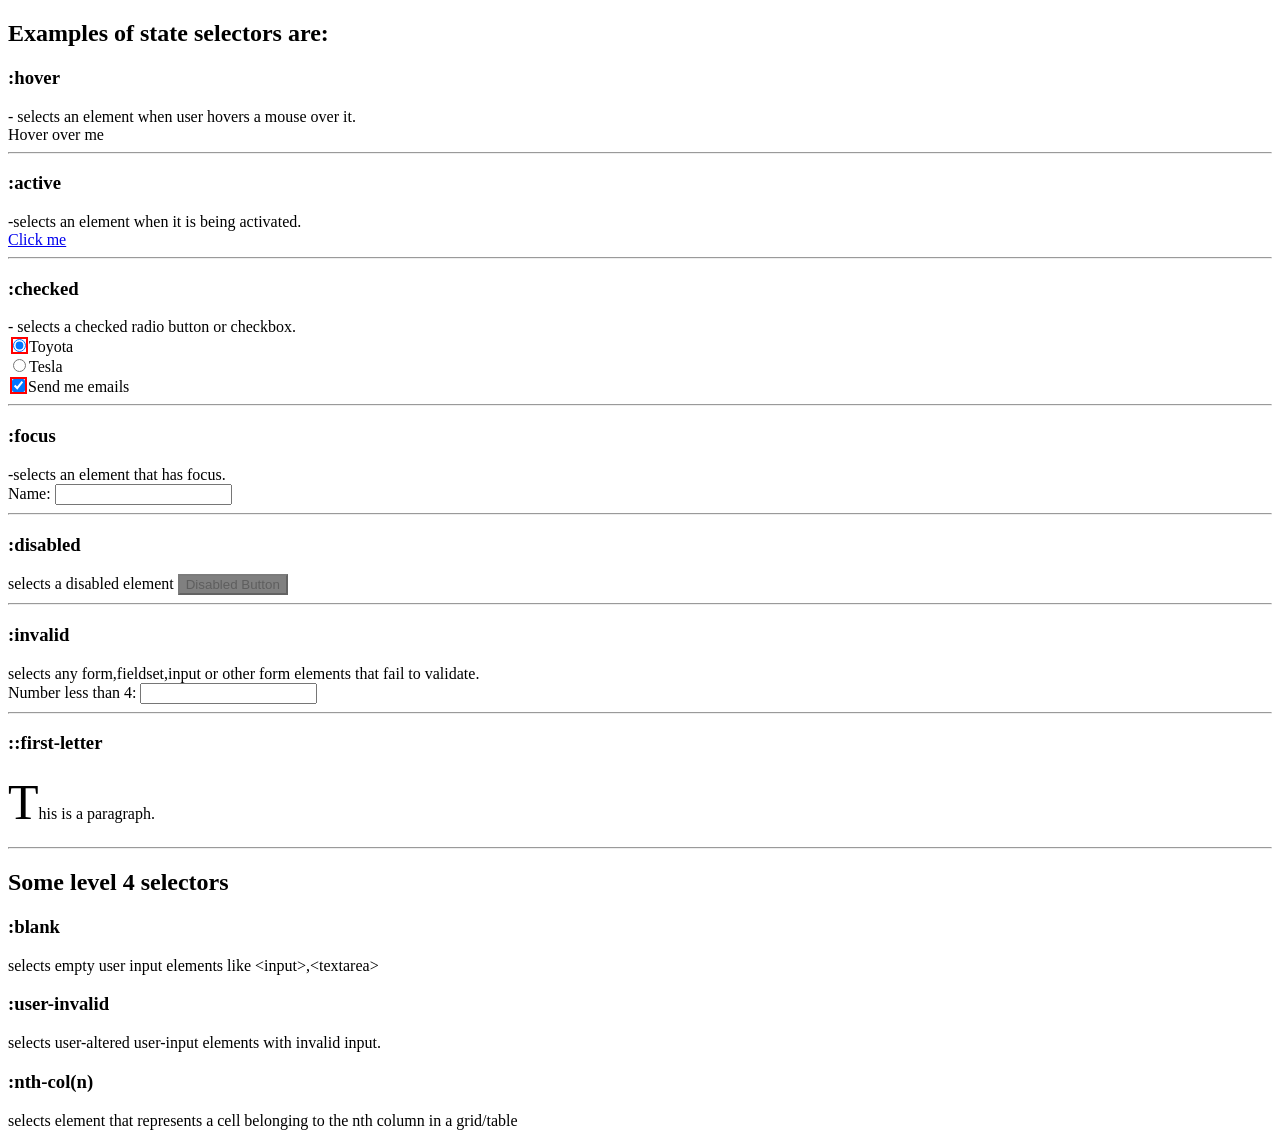
<file: assignment-1/index.html>
<!DOCTYPE html>
<html lang="en">
<head>
    <meta charset="UTF-8">
    <meta http-equiv="X-UA-Compatible" content="IE=edge">
    <meta name="viewport" content="width=device-width, initial-scale=1.0">
    <title>CSS Selectors</title>
    <style>
        label {
            display: block;
        }
        span:hover {
            background-color: aquamarine;
        }
        input:checked {
            border: none;
            outline: 2px solid red;
        }
        input:focus {
            background-color: aquamarine;
        }
        a:active {
            text-decoration: none;
            color: red;
        }
        button:disabled {
            background-color: grey;
        }
        input:invalid {
            border: none;
            outline: 2px solid red;
        }
        .pg::first-letter {
            font-size: 50px;
        }
    </style>
</head>
<body>
    <h2>Examples of state selectors are:</h2>
    <p>
        <h3>:hover</h3>
        - selects an element when user hovers a mouse over it.
        <label>
            <span>Hover over me</span>
        </label>
        <hr>
        <h3>:active</h3>
        -selects an element when it is being activated.
        <label>
            <a href="#">Click me</a>
        </label>
        <hr>
        <h3>:checked</h3>
        - selects a checked radio button or checkbox.
        <label>
            <input type="radio" name="car" id="car" checked>Toyota
        </label>
        <label>
            <input type="radio" name="car" id="car">Tesla
        </label>
        <label>
            <input type="checkbox" name="car" id="car" checked>Send me emails
        </label>
        <hr>
        <h3>:focus</h3>
        -selects an element that has focus.
        <label>Name:
            <input type="text" name="name" id="name">
        </label>
        <hr>
        <h3>:disabled</h3>
        selects a disabled element
        <button disabled="disabled">Disabled Button</button>
        <hr>
        <h3>:invalid</h3>
        selects any form,fieldset,input or other form elements that fail to validate.
        <label>Number less than 4:
            <input type="number" name="age" id="age" max="4">
        </label>
        <hr>
        <h3>::first-letter</h3>
        <p class="pg">
            This is a paragraph.
        </p>
        <hr>
        <h2>Some level 4 selectors</h2>
        <h3>:blank</h3>
        selects empty user input elements like &lt;input&gt;,&lt;textarea&gt;
        <h3>:user-invalid</h3>
        selects user-altered user-input elements with invalid input.
        <h3>:nth-col(n)</h3>
        selects element that represents a cell belonging to the nth column in a grid/table
    </p>
</body>
</html>
</file>
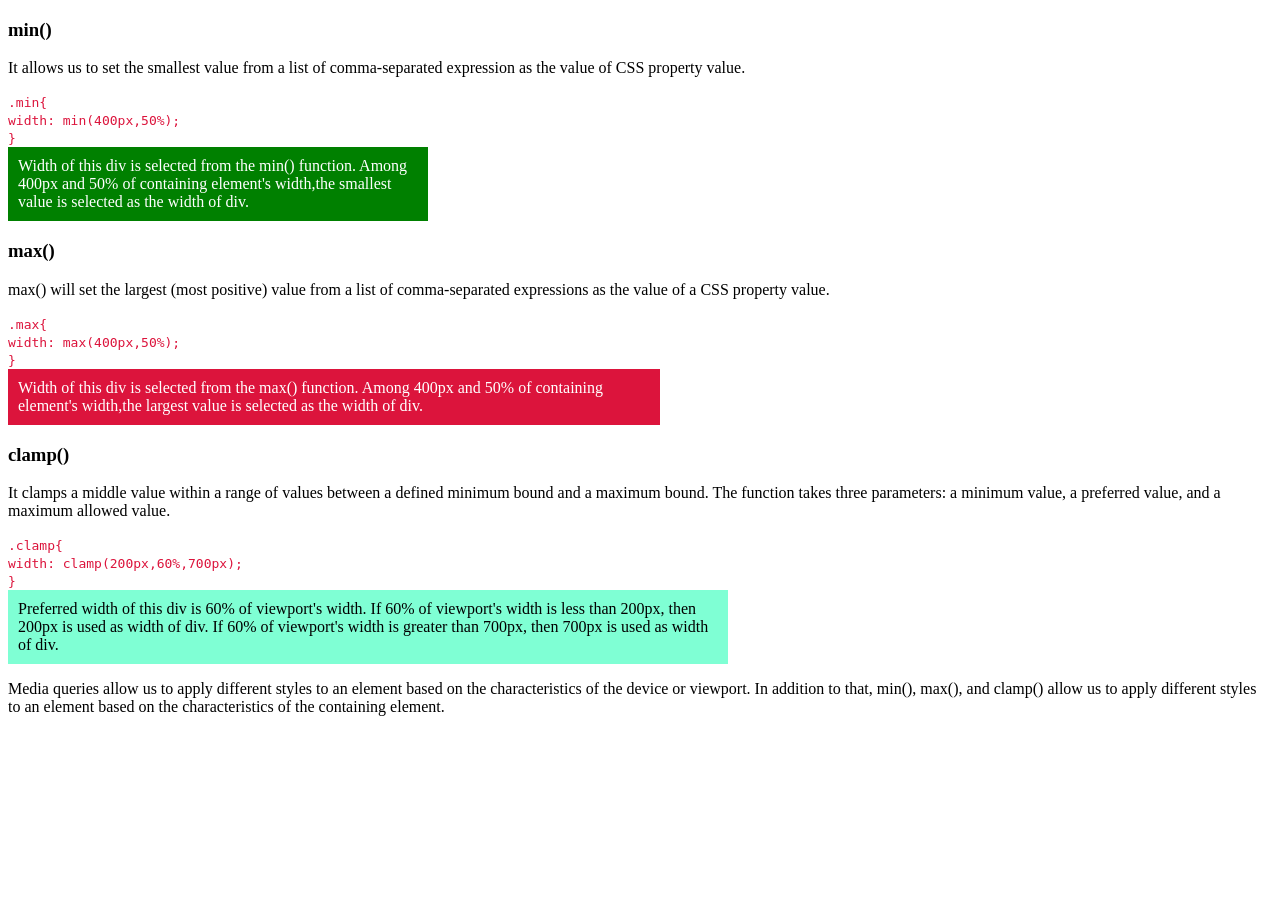
<file: assignment-10/index.html>
<!DOCTYPE html>
<html lang="en">
<head>
    <meta charset="UTF-8">
    <meta http-equiv="X-UA-Compatible" content="IE=edge">
    <meta name="viewport" content="width=device-width, initial-scale=1.0">
    <title>Assignment 10</title>
    <style>
        code {
            color: crimson;
        }
        .min {
            width: min(400px,50%);
            background-color: green;
            color: white;
            padding: 10px;
        }
        .max {
            width: max(400px,50%);
            background-color:crimson;
            color: white;
            padding: 10px;
        }
        .clamp {
            width: clamp(200px,60%,700px);
            background-color: aquamarine;
            padding: 10px;
        }
    </style>
</head>
<body>
    <p>
        <h3>min()</h3>
        <p>
            It allows us to set the smallest value from a list of comma-separated expression as the value of CSS 
            property value.
        </p>
        <code>
            .min{<br>
                width: min(400px,50%);<br>
            }
        </code>
        <div class="min">Width of this div is selected from the min() function. Among 400px and 50% of containing 
            element's width,the smallest value is selected as the width of div. 
        </div>
        <h3>max()</h3>
        <p>
            max() will set the largest (most positive) value from a list of comma-separated expressions as 
            the value of a CSS property value.
        </p>
        <code>
            .max{<br>
                width: max(400px,50%);<br>
            }
        </code>
        <div class="max">
            Width of this div is selected from the max() function. Among 400px and 50% of containing 
            element's width,the largest value is selected as the width of div.
        </div>
        <h3>clamp()</h3>
        <p>
            It clamps a middle value within a range of values between a defined minimum bound 
            and a maximum bound. The function takes three parameters: a minimum value, a preferred 
            value, and a maximum allowed value.
        </p>
        <code>
            .clamp{<br>
                width: clamp(200px,60%,700px);<br>
            }
        </code>
        <div class="clamp">
            Preferred width of this div is 60% of viewport's width. If 60% of viewport's width is less than 200px,
            then 200px is used as width of div. If 60% of viewport's width is greater than 700px, then 700px is 
            used as width of div.
        </div>
    </p>
    <p>
        Media queries allow us to apply different styles to an element based on the 
        characteristics of the device or viewport. In addition to that, min(), max(),
         and clamp() allow us to apply different styles to an element based on the characteristics 
         of the containing element.
    </p>
</body>
</html>
</file>
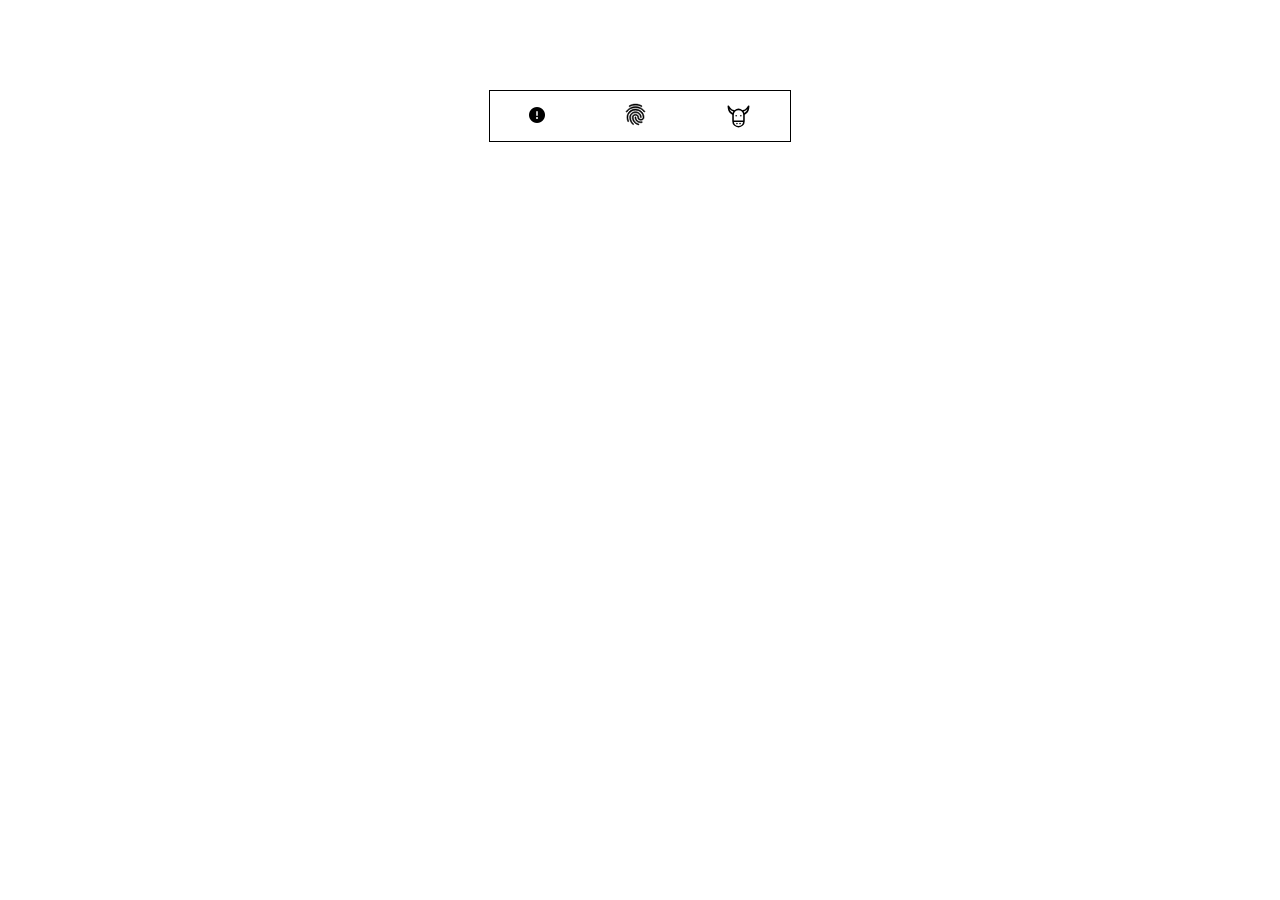
<file: assignment-12/index.html>
<!DOCTYPE html>
<html lang="en">
<head>
    <meta charset="UTF-8">
    <meta http-equiv="X-UA-Compatible" content="IE=edge">
    <meta name="viewport" content="width=device-width, initial-scale=1.0">
    <link rel="stylesheet" href="style.css">
    <link rel="stylesheet" href="https://cdnjs.cloudflare.com/ajax/libs/font-awesome/6.2.1/css/all.min.css" />
    <title>Assignment 11</title>
    
</head>
<body>
    <div class="container">
        <div class="tooltip danger">
            <i class="fa-solid fa-circle-exclamation"></i>
            <span class="tooltip-text danger-text">This is DANGER tooltip!</span>
        </div>
        <div class="tooltip fingerprint">
            <svg height="25" width="25" viewBox="0 0 48 48">
                <path id="fingerprint-path" stroke="black" d="M35.62 8.94c-.16 0-.31-.04-.46-.11C31.33 6.85 28 6 24.02 6c-3.97 0-7.71.95-11.14 2.82-.49.26-1.09.09-1.36-.4-.26-.49-.09-1.09.4-1.36C15.65 5.03 19.72 4 24.02 4c4.26 0 7.98.94 12.06 3.05.49.25.68.86.43 1.35-.18.34-.53.54-.89.54zM7 19.44c-.2 0-.4-.06-.58-.18-.45-.32-.56-.94-.24-1.39 1.98-2.8 4.51-5 7.51-6.55 6.29-3.25 14.33-3.26 20.63-.02 2.99 1.54 5.51 3.72 7.5 6.5.32.45.22 1.07-.23 1.39-.45.32-1.08.22-1.4-.23-1.8-2.52-4.08-4.5-6.78-5.88-5.74-2.95-13.07-2.94-18.8.02-2.71 1.4-5 3.39-6.79 5.93-.2.27-.51.41-.82.41zm12.51 24.13c-.26 0-.51-.1-.71-.3-1.73-1.75-2.67-2.86-4.02-5.27-1.38-2.46-2.11-5.47-2.11-8.69 0-5.94 5.08-10.78 11.33-10.78s11.33 4.83 11.33 10.78c0 .55-.45 1-1 1s-1-.45-1-1c0-4.84-4.18-8.78-9.33-8.78-5.14 0-9.33 3.94-9.33 8.78 0 2.88.64 5.54 1.85 7.71 1.29 2.3 2.15 3.29 3.69 4.84.39.39.39 1.03-.01 1.41-.18.21-.44.3-.69.3zm14.33-3.7c-2.38 0-4.47-.6-6.2-1.77-2.97-2.02-4.75-5.3-4.75-8.78 0-.55.45-1 1-1s1 .45 1 1c0 2.81 1.45 5.47 3.88 7.12 1.41.96 3.07 1.43 5.07 1.43.48 0 1.29-.05 2.09-.19.54-.1 1.06.27 1.16.81.1.54-.27 1.06-.81 1.16-1.17.21-2.16.22-2.44.22zM29.81 44c-.09 0-.18-.01-.26-.04-3.19-.87-5.27-2.05-7.43-4.2-2.79-2.78-4.33-6.49-4.33-10.44 0-3.25 2.76-5.89 6.16-5.89 3.4 0 6.16 2.64 6.16 5.89 0 2.14 1.87 3.89 4.16 3.89s4.16-1.74 4.16-3.89c0-7.54-6.5-13.67-14.49-13.67-5.69 0-10.88 3.16-13.22 8.06-.78 1.62-1.17 3.51-1.17 5.61 0 1.56.14 4.02 1.33 7.21.19.52-.07 1.09-.59 1.29-.52.19-1.09-.07-1.29-.59-.98-2.63-1.46-5.21-1.46-7.91 0-2.4.46-4.58 1.37-6.47 2.67-5.58 8.57-9.19 15.02-9.19 9.09 0 16.49 7.03 16.49 15.67 0 3.25-2.77 5.89-6.16 5.89s-6.16-2.64-6.16-5.89c0-2.14-1.87-3.89-4.16-3.89s-4.16 1.74-4.16 3.89c0 3.41 1.33 6.62 3.74 9.02 1.89 1.88 3.73 2.92 6.55 3.69.53.15.85.7.7 1.23-.12.44-.52.73-.96.73z"></path>
                <path d="M0 0h48v48H0z" fill="none"></path>
            </svg>
            <span class="tooltip-text fingerprint-text">This is DAN... no no no 🥲 tooltip</span>
        </div>
        <div class="tooltip cow">
            <div class="cow-image"></div>
            <span class="tooltip-text cow-text">This is COW tooltip</span>
        </div>
    </div>
</body>
</html>
</file>
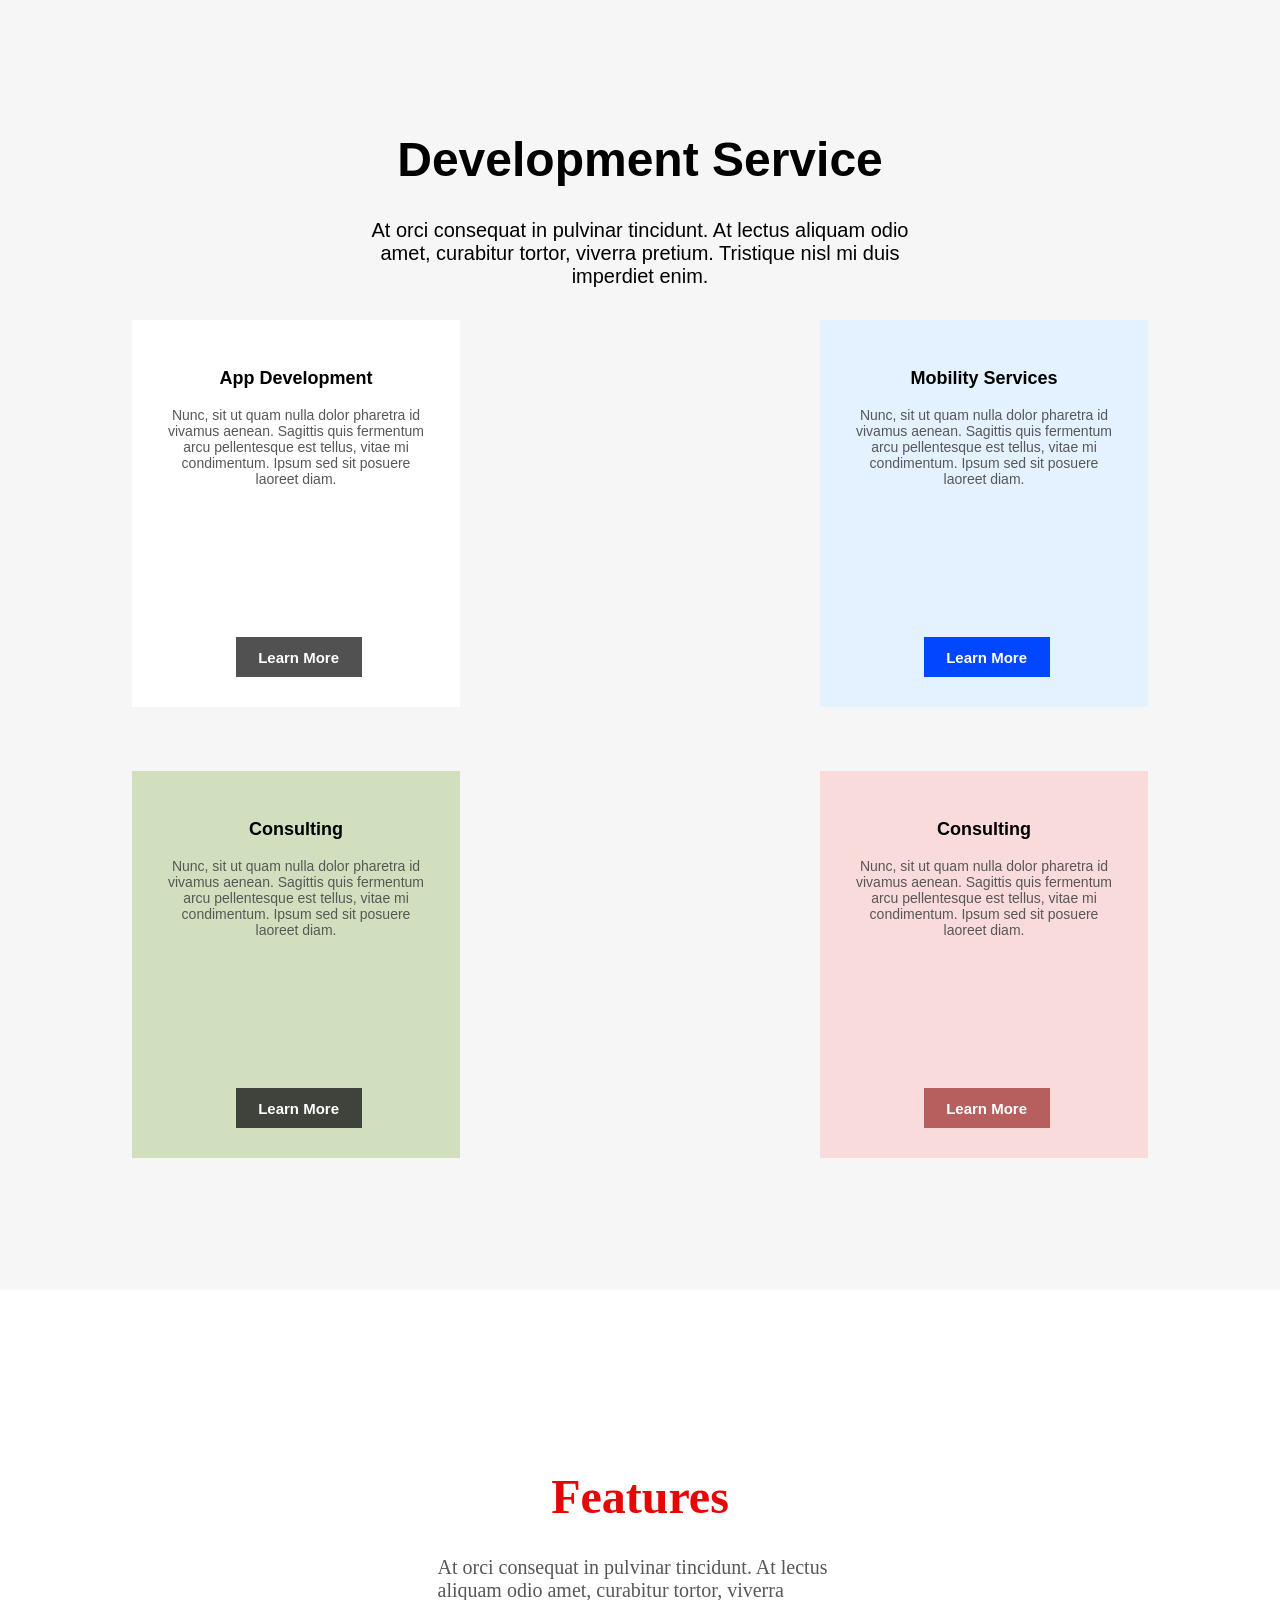
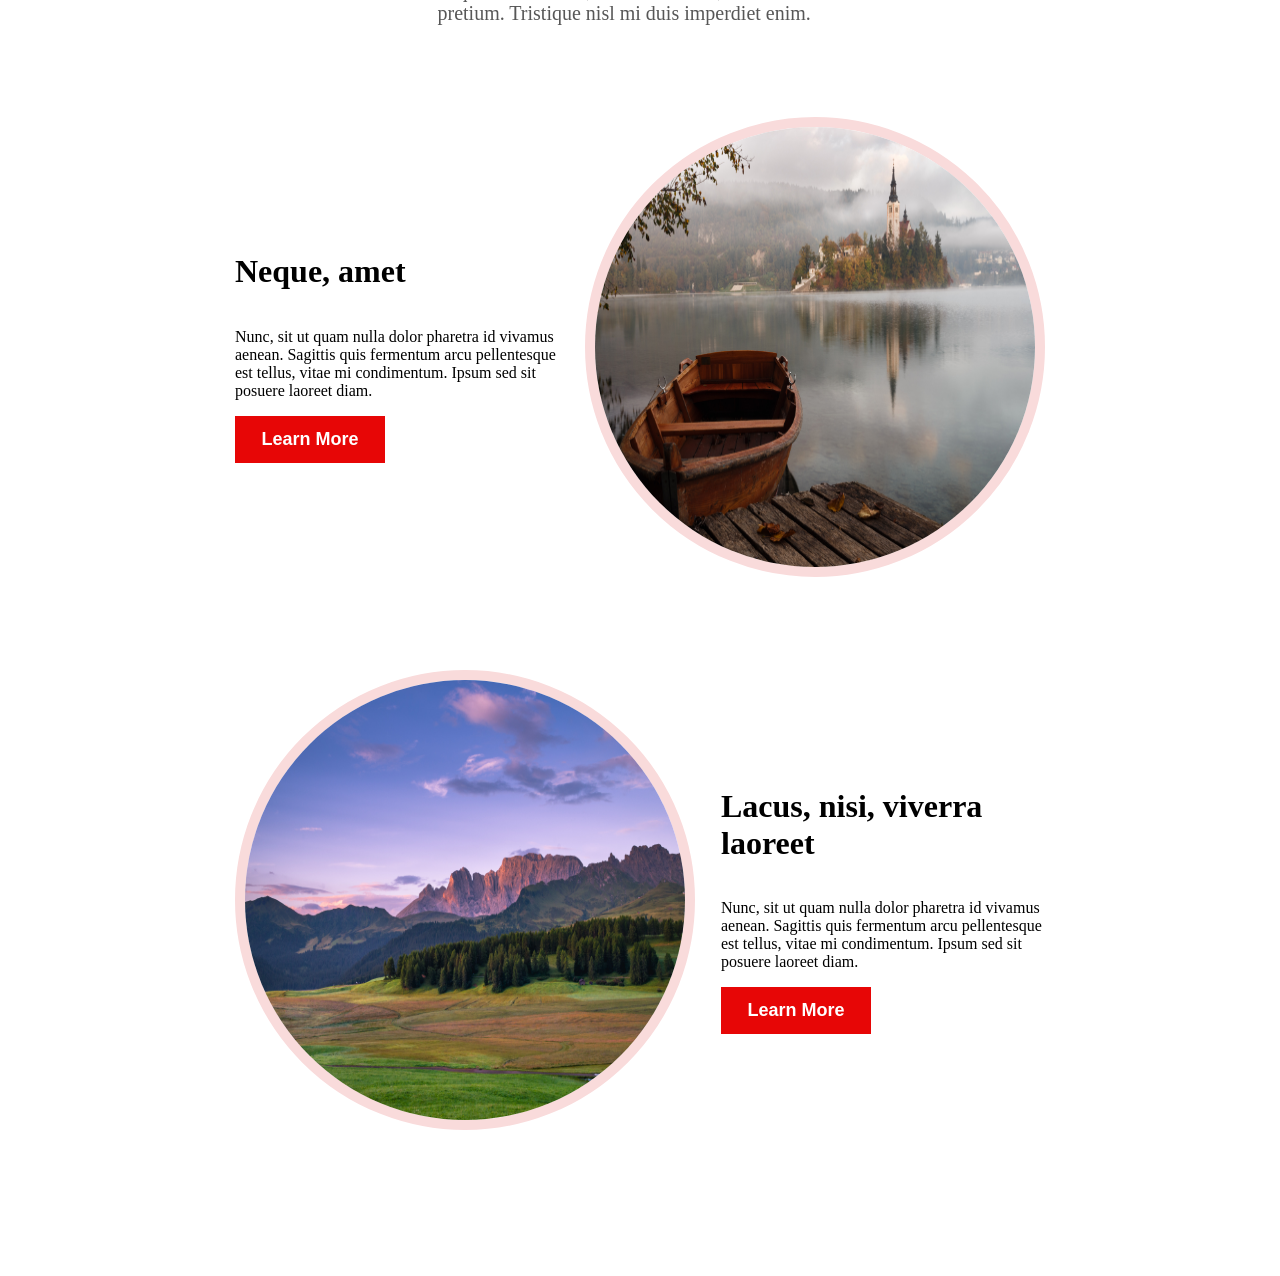
<file: assignment-13/index.html>
<!DOCTYPE html>
<html lang="en">

<head>
    <meta charset="UTF-8">
    <meta http-equiv="X-UA-Compatible" content="IE=edge">
    <meta name="viewport" content="width=device-width, initial-scale=1.0">
    <link rel="preconnect" href="https://fonts.googleapis.com">
    <link rel="preconnect" href="https://fonts.gstatic.com" crossorigin>
    <link href="https://fonts.googleapis.com/css2?family=Roboto+Mono:wght@100&display=swap" rel="stylesheet">
    <link rel="stylesheet" href="style.css">
    <title>Assignment 13</title>
</head>

<body>
    <!-- Service Section -->
    <div class="service-container">
        <div class="sevice-container--header">
            <h1 class="service-container__title">Development Service</h1>
            <p class="service-container__text">
                At orci consequat in pulvinar tincidunt. At lectus aliquam odio amet,
                curabitur tortor, viverra pretium. Tristique nisl mi duis imperdiet enim.
            </p>
        </div>
        <div class="service-card-container">
            <div class="service-card service-card--white">
                <h3 class="service-card__heading">App Development</h3>
                <p class="service-card__paragraph">
                    Nunc, sit ut quam nulla dolor pharetra id
                    vivamus aenean. Sagittis quis fermentum
                    arcu pellentesque est tellus, vitae mi
                    condimentum. Ipsum sed sit posuere laoreet diam.
                </p>
                <button class="service-card__button service-card__button--dark-grey">Learn More</button>
            </div>
            <div class="service-card service-card--light-green">
                <h3 class="service-card__heading">Mobility Services</h3>
                <p class="service-card__paragraph">
                    Nunc, sit ut quam nulla dolor pharetra id
                    vivamus aenean. Sagittis quis fermentum
                    arcu pellentesque est tellus, vitae mi
                    condimentum. Ipsum sed sit posuere laoreet diam.
                </p>
                <button class="service-card__button service-card__button--blue">Learn More</button>
            </div>
            <div class="service-card service-card--light-grey">
                <h3 class="service-card__heading">Consulting</h3>
                <p class="service-card__paragraph">
                    Nunc, sit ut quam nulla dolor pharetra id
                    vivamus aenean. Sagittis quis fermentum
                    arcu pellentesque est tellus, vitae mi
                    condimentum. Ipsum sed sit posuere laoreet diam.
                </p>
                <button class="service-card__button service-card__button--black">Learn More</button>
            </div>
            <div class="service-card service-card--light-red">
                <h3 class="service-card__heading">Consulting</h3>
                <p class="service-card__paragraph">
                    Nunc, sit ut quam nulla dolor pharetra id
                    vivamus aenean. Sagittis quis fermentum
                    arcu pellentesque est tellus, vitae mi
                    condimentum. Ipsum sed sit posuere laoreet diam.
                </p>
                <button class="service-card__button service-card__button--light-red">Learn More</button>
            </div>
        </div>
    </div>
    <!-- Feature section -->
    <div class="feature-container">
        <div class="feature-container--header">
            <h1 class="feature-container__title">Features</h1>
            <p class="feature-container__text">
                At orci consequat in pulvinar tincidunt. At lectus
                aliquam odio amet, curabitur tortor, viverra pretium.
                Tristique nisl mi duis imperdiet enim.
            </p>
        </div>

        <div class="feature-card" id="feature-1">
            <div class="feature-card--text-section">
                <h1 class="feature-card__heading">Neque, amet</h1>
                <p class="feature-card__paragraph">
                    Nunc, sit ut quam nulla dolor pharetra id vivamus aenean.
                    Sagittis quis fermentum arcu pellentesque est tellus, vitae mi
                    condimentum. Ipsum sed sit posuere laoreet diam.
                </p>
                <button class="feature-card__button">Learn More</button>
            </div>
            <div class="feature-card__image">
                <img src="images/img-1.jpg" alt="image-1">
            </div>
        </div>
        <div class="feature-card" id="feature-2">
            <div class="feature-card--text-section">
                <h1 class="feature-card__heading">Lacus, nisi, viverra laoreet</h1>
                <p class="feature-card__paragraph">
                    Nunc, sit ut quam nulla dolor pharetra id vivamus aenean.
                    Sagittis quis fermentum arcu pellentesque est tellus, vitae mi
                    condimentum. Ipsum sed sit posuere laoreet diam.
                </p>
                <button class="feature-card__button">Learn More</button>
            </div>
            <div class="feature-card__image">
                <img src="images/img-2.jpg" alt="image-2">
            </div>
        </div>

    </div>
</body>

</html>
</file>
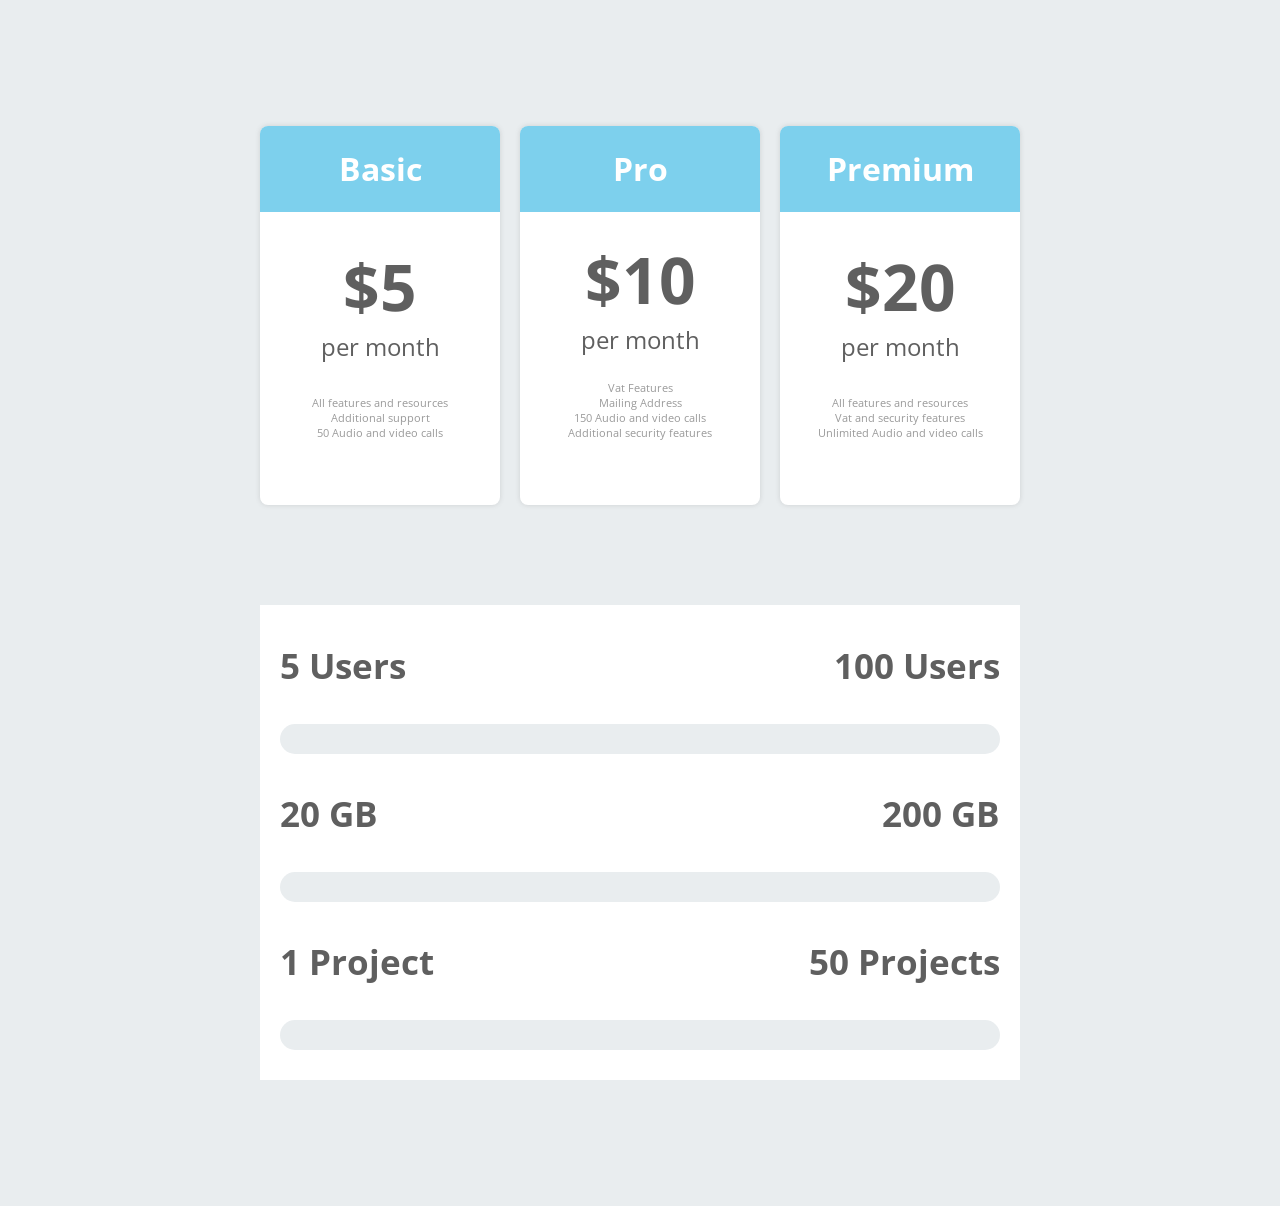
<file: assignment-14/index.html>
<!DOCTYPE html>
<html lang="en">

<head>
    <meta charset="UTF-8">
    <meta http-equiv="X-UA-Compatible" content="IE=edge">
    <meta name="viewport" content="width=device-width, initial-scale=1.0">
    <link rel="stylesheet" href="https://fonts.googleapis.com/css?family=Open+Sans">
    <link rel="stylesheet" href="style.css">
    <title>Assignment 14</title>
</head>

<body>

    <div class="main">

        <div class="plan-card plan-card--basic">
            <header class="plan-card__heading">
                <h1 class="plan-card__heading__title">Basic</h1>
            </header>
            <div class="plan-card__price-section">
                <h2 class="plan-card__price">$5</h2>
                <p class="plan-card__duration">per month</p>
            </div>
            <div class="plans-section">
                <p class="plan-card__plan">All features and resources</p>
                <p class="plan-card__plan">Additional support</p>
                <p class="plan-card__plan">50 Audio and video calls</p>
            </div>
        </div>
        <div class="plan-card plan-card--pro">
            <header class="plan-card__heading">
                <h1 class="plan-card__heading__title">Pro</h1>
            </header>
            <div class="plan-card__price-section">
                <h2 class="plan-card__price">$10</h2>
                <p class="plan-card__duration">per month</p>
            </div>
            <div class="plans-section">
                <p class="plan-card__plan">Vat Features</p>
                <p class="plan-card__plan">Mailing Address</p>
                <p class="plan-card__plan">150 Audio and video calls</p>
                <p class="plan-card__plan">Additional security features</p>
            </div>
        </div>
        <div class="plan-card plan-card--premium">
            <header class="plan-card__heading">
                <h1 class="plan-card__heading__title">Premium</h1>
            </header>
            <div class="plan-card__price-section">
                <h2 class="plan-card__price">$20</h2>
                <p class="plan-card__duration">per month</p>
            </div>
            <div class="plans-section">
                <p class="plan-card__plan">All features and resources</p>
                <p class="plan-card__plan">Vat and security features</p>
                <p class="plan-card__plan">Unlimited Audio and video calls</p>
            </div>
        </div>

        <!-- Details card -->
        <div class="details-card">
            <div class="details-card__type">
                <div class="details-card__text-container">
                    <h3 class="details-card__text__number">5 Users</h3>
                    <h3 class="details-card__text__number">100 Users</h3>
                </div>
                <div class="graph">
                    <div class="details-card__graph--users"></div>
                </div>
            </div>
            <div class="details-card__type">
                <div class="details-card__text-container">
                    <h3 class="details-card__text__number">20 GB</h3>
                    <h3 class="details-card__text__number">200 GB</h3>
                </div>
                <div class="graph">
                    <div class="details-card__graph--data"></div>
                </div>
            </div>
            <div class="details-card__type">
                <div class="details-card__text-container">
                    <h3 class="details-card__card__text__number">1 Project</h3>
                    <h3 class="details-card__card__text__number">50 Projects</h3>
                </div>
                <div class="graph">
                    <div class="details-card__graph--projects"></div>
                </div>
            </div>
        </div>
    </div>

</body>

</html>
</file>
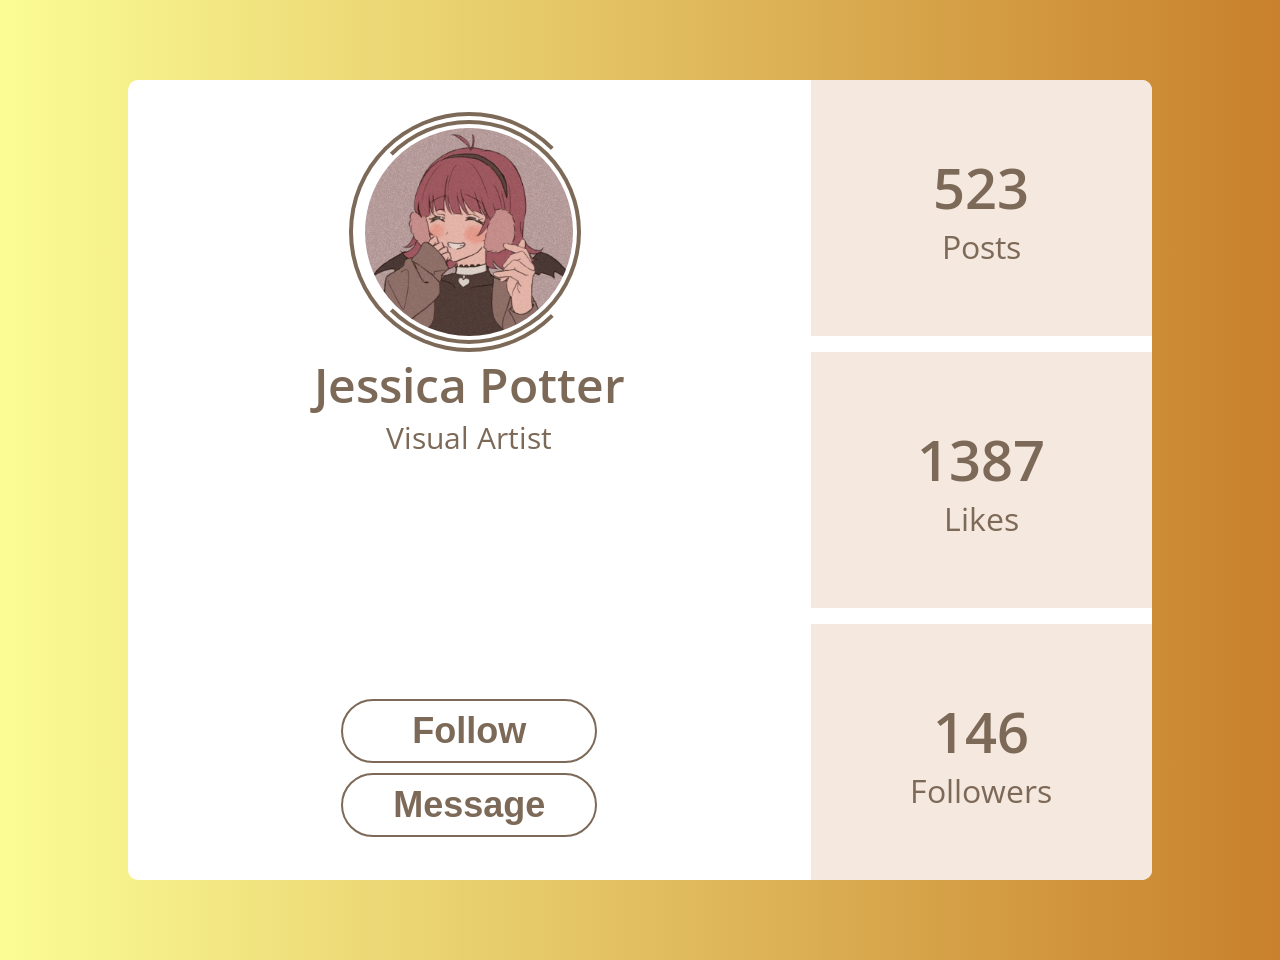
<file: assignment-15/index.html>
<!DOCTYPE html>
<html lang="en">
<head>
    <meta charset="UTF-8">
    <meta http-equiv="X-UA-Compatible" content="IE=edge">
    <meta name="viewport" content="width=device-width, initial-scale=1.0">
    <link rel="stylesheet" href="style.css">
    <link rel="stylesheet" href="https://fonts.googleapis.com/css?family=Open+Sans">
    <title>Assignment 15</title>
</head>
<body>
    <div class="main">
        <div class="bio-card">
            <div class="bio-card-intro">
                <div class="image-section">
                    <div class="outer-circle">
                        <div class="inner-circle">
                            <div class="circle-avatar">
                                <img src="images/avatar.jpg" alt="avatar">
                            </div>
                        </div>
                    </div>
                    <p class="intro__name">Jessica Potter</p>
                    <p class="intro__profession">Visual Artist</p>
                </div>
                <div class="button-section">
                    <button class="button button--primary">Follow</button>
                    <button class="button button--primary">Message</button>
                </div>
            </div>
            <div class="bio-card-reputation">
                <div class="bio-card__reputation-button posts-button">
                    <p class="reputation-count">523</p>
                    <p class="reputation-type">Posts</p>
                </div>
                <div class="bio-card__reputation-button likes-button">
                    <p class="reputation-count">1387</p>
                    <p class="reputation-type">Likes</p>
                </div>
                <div class="bio-card__reputation-button followers-button">
                    <p class="reputation-count">146</p>
                    <p class="reputation-type">Followers</p>
                </div>
            </div>
        </div>
    </div>
</body>
</html>
</file>
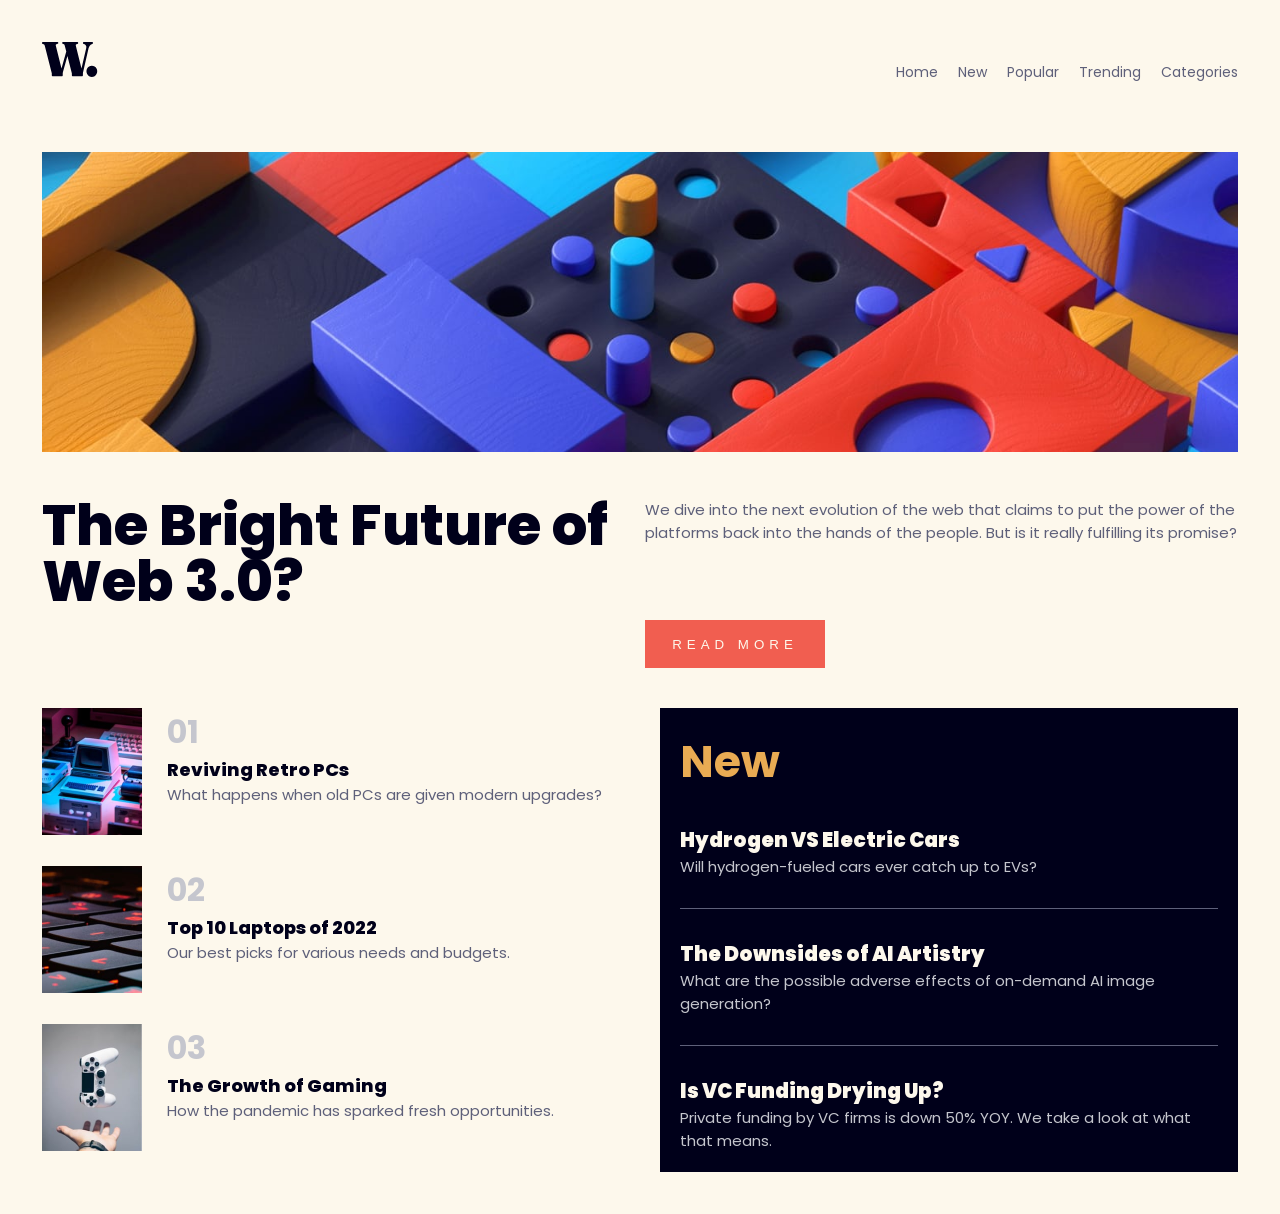
<file: assignment-16/index.html>
<!DOCTYPE html>
<html lang="en">

<head>
    <meta charset="UTF-8">
    <meta http-equiv="X-UA-Compatible" content="IE=edge">
    <meta name="viewport" content="width=device-width, initial-scale=1.0">
    <link rel="stylesheet" href="css/styles.css">
    <link rel="stylesheet" href="https://fonts.googleapis.com/css?family=Poppins">
    <title>Assignment 16</title>
</head>

<body>
    <div class="wrapper" id="wrapper">
        <!-- Navigation -->
        <header class="header">
            <picture class="logo">
                <img src="images/logo.svg" alt="logo">
            </picture>
            <!-- Main navigation for tablets and PC -->
            <nav>
                <ul id="main-nav">
                    <li><a href="#">Home</a></li>
                    <li><a href="#">New</a></li>
                    <li><a href="#">Popular</a></li>
                    <li><a href="#">Trending</a></li>
                    <li><a href="#">Categories</a></li>
                </ul>
            </nav>
            <!-- Checkbox is used to used to check the click on hamburger icon -->
            <input type="checkbox" name="menu" id="hamburger-input">
            <label for="hamburger-input" id="hamburger-nav"></label>
            <!-- Sidebar Nabigation for mobiles -->
            <nav id="sidebar-nav">
                <ul>
                    <li><a href="#">Home</a></li>
                    <li><a href="#">New</a></li>
                    <li><a href="#">Popular</a></li>
                    <li><a href="#">Trending</a></li>
                    <li><a href="#">Categories</a></li>
                </ul>
            </nav>
            <!-- blur the background other than sidebar nav -->
            <div class="overlay"></div>
        </header>
        <picture class="main-img">
            <img src="images/union.png" alt="union">
        </picture>

        <!-- leadspace section -->
        <section class="leadspace-section">
            <h1 class="leadspace-section__title">The Bright Future of Web 3.0?</h1>
            <p class="leadspace-section__content">
                We dive into the next evolution of the web that claims to put the power
                of the platforms back into the hands of the people. But is it really
                fulfilling its promise?
            </p>
            <button class="button leadspace-section__button">READ MORE</button>
        </section>

        <!-- features section -->
        <section class="features-section">
            <div class="feature">
                <picture >
                    <img class="feature__img" src="images/retro-pc.png" alt="retro-pc">
                    <img class="feature__img--hover" src="images/gaming.png" alt="retro-pc">
                </picture>
                <div class="feature__content-section">
                    <h2 class="feature__content-section__number">01</h2>
                    <h3 class="feature__content-section__title"><a href="#">Reviving Retro PCs</a></h3>
                    <p class="feature__content-section__content">
                        What happens when old PCs are given modern upgrades?
                    </p>
                </div>
            </div>
            <div class="feature">
                <picture >
                    <img class="feature__img" src="images/laptop.png" alt="laptop">
                    <img class="feature__img--hover" src="images/gaming.png" alt="laptop">
                </picture>
                <div class="feature__content-section">
                    <h2 class="feature__content-section__number">02</h2>
                    <h3 class="feature__content-section__title"><a href="#">Top 10 Laptops of 2022</a></h3>
                    <p class="feature__content-section__content">
                        Our best picks for various needs and budgets.
                    </p>
                </div>
            </div>
            <div class="feature">
                <picture>
                    <img class="feature__img" src="images/gaming.png" alt="laptop">
                    <img class="feature__img--hover" src="images/gaming.png" alt="gaming">
                </picture>
                <div class="feature__content-section">
                    <h2 class="feature__content-section__number">03</h2>
                    <h3 class="feature__content-section__title"><a href="#">The Growth of Gaming</a></h3>
                    <p class="feature__content-section__content">
                        How the pandemic has sparked fresh opportunities.
                    </p>
                </div>
            </div>
        </section>

        <!-- new section -->
        <section class="new-section">
            <h1 class="new-section__heading">New</h1>
            <div class="new-section__new-item">
                <h3 class="new-section__new-item__title"><a href="#">Hydrogen VS Electric Cars</a></h3>
                <p class="new-section__new-item__content">
                    Will hydrogen-fueled cars ever catch up to EVs?
                </p>
            </div>
            <hr class="new-section__hr">
            <div class="new-section__new-item">
                <h3 class="new-section__new-item__title"><a href="#">The Downsides of AI Artistry</a></h3>
                <p class="new-section__new-item__content">
                    What are the possible adverse effects of on-demand AI image generation?
                </p>
            </div>
            <hr class="new-section__hr">
            <div class="new-section__new-item">
                <h3 class="new-section__new-item__title"><a href="#">Is VC Funding Drying Up?</a></h3>
                <p class="new-section__new-item__content">
                    Private funding by VC firms is down 50% YOY. We take a look at what that means.
                </p>
            </div>
        </section>
        <!-- back to top button -->
        <div class="scroll-top">
            <a href="#wrapper"><img src="images/top-arrow.svg" alt="back to top"></a>
        </div>
    </div>
</body>

</html>
</file>
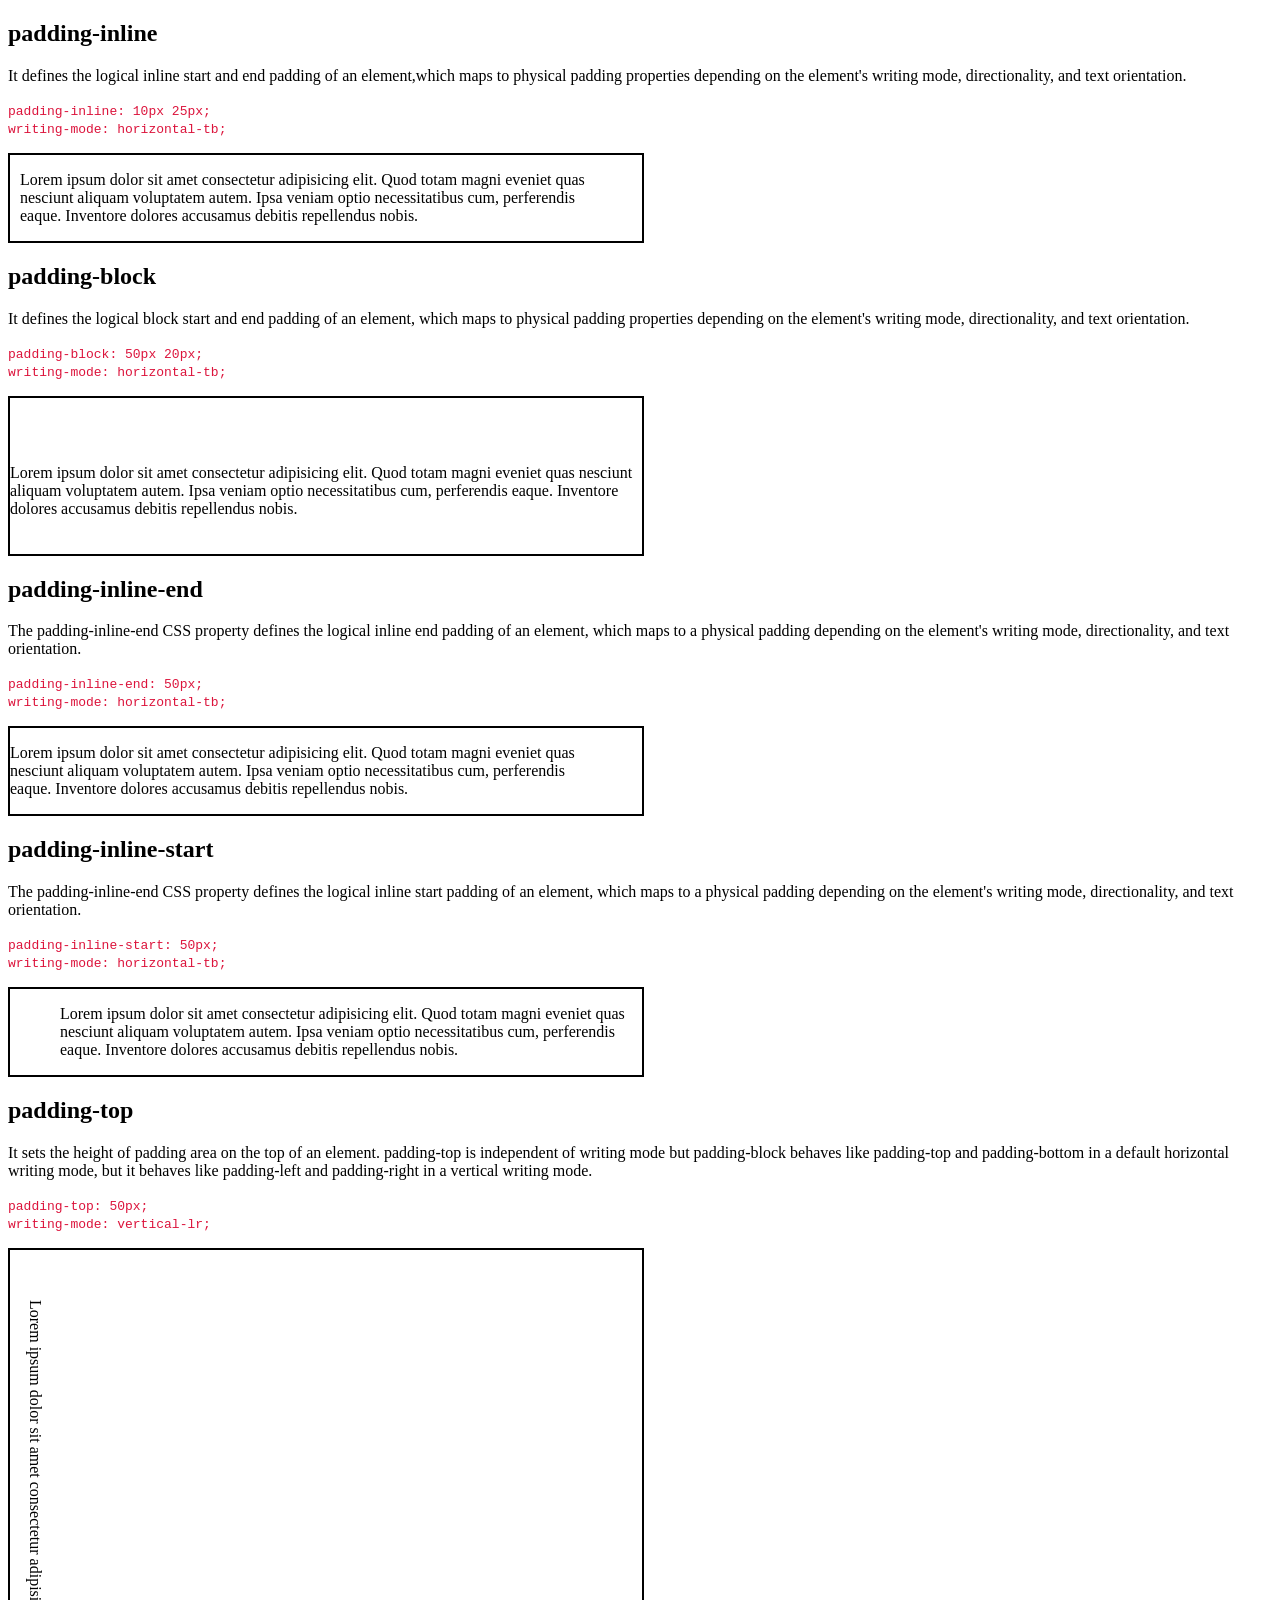
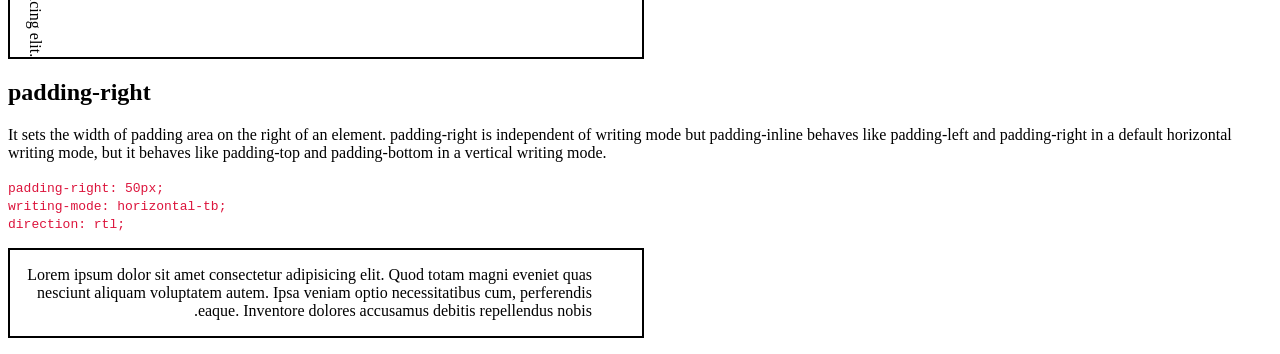
<file: assignment-2/index.html>
<!DOCTYPE html>
<html lang="en">
<head>
    <meta charset="UTF-8">
    <meta http-equiv="X-UA-Compatible" content="IE=edge">
    <meta name="viewport" content="width=device-width, initial-scale=1.0">
    <title>Assignment 2</title>
    <style>
        code {
            color: crimson;
        }
        div {
            width: 50%;
            border: 2px solid black;
        }
        p.padding-inline {
            padding-inline: 10px 25px;
            writing-mode: horizontal-tb;
        }
        p.padding-block {
            padding-block: 50px 20px;
            writing-mode: horizontal-tb;
        }
        p.padding-inline-end {
            padding-inline-end: 50px;
            writing-mode: horizontal-tb;
            direction: ltr;
        }
        p.padding-inline-start {
            padding-inline-start: 50px;
            writing-mode: horizontal-tb;
        }
        p.padding-top {
            padding-top: 50px;
            writing-mode: vertical-lr;
        }
        p.padding-right {
            padding-right: 50px;
            writing-mode: horizontal-tb;
            direction: rtl;
        }
    </style>
</head>
<body>
    <h2>padding-inline</h2>
    <p>
        It defines the logical inline start and end padding of an element,which maps to physical padding
        properties depending on the element's writing mode, directionality, and text orientation.
        <p>
            <code>
                padding-inline: 10px 25px;<br>
                writing-mode: horizontal-tb; 
            </code>
            <div>
                <p class="padding-inline">
                    Lorem ipsum dolor sit amet consectetur adipisicing elit. Quod totam magni 
                    eveniet quas nesciunt aliquam voluptatem autem. Ipsa veniam optio necessitatibus 
                    cum, perferendis eaque. Inventore dolores accusamus debitis repellendus nobis.
                </p>
            </div>
        </p>
    </p>
    <h2>padding-block</h2>
    <p>
        It defines the logical block start and end padding of an element, which maps to
         physical padding properties depending on the element's writing mode, directionality, and text orientation.
         <p>
            <code>
                padding-block: 50px 20px;<br>
                writing-mode: horizontal-tb;
            </code>
            <div>
                <p class="padding-block">
                    Lorem ipsum dolor sit amet consectetur adipisicing elit. Quod totam magni 
                    eveniet quas nesciunt aliquam voluptatem autem. Ipsa veniam optio necessitatibus 
                    cum, perferendis eaque. Inventore dolores accusamus debitis repellendus nobis.
                </p>
            </div>
         </p>
    </p>
    <h2>padding-inline-end</h2>
    <p>
        The padding-inline-end CSS property defines the logical inline end padding of an element, 
        which maps to a physical padding depending on the element's writing mode, directionality, 
        and text orientation.
         <p>
            <code>
                padding-inline-end: 50px;<br>
                writing-mode: horizontal-tb;
            </code>
            <div>
                <p class="padding-inline-end">
                    Lorem ipsum dolor sit amet consectetur adipisicing elit. Quod totam magni 
                    eveniet quas nesciunt aliquam voluptatem autem. Ipsa veniam optio necessitatibus 
                    cum, perferendis eaque. Inventore dolores accusamus debitis repellendus nobis.
                </p>
            </div>
         </p>
    </p>
    <h2>padding-inline-start</h2>
    <p>
        The padding-inline-end CSS property defines the logical inline start padding of an element, 
        which maps to a physical padding depending on the element's writing mode, directionality, 
        and text orientation.
         <p>
            <code>
                padding-inline-start: 50px;<br>
                writing-mode: horizontal-tb;
            </code>
            <div>
                <p class="padding-inline-start">
                    Lorem ipsum dolor sit amet consectetur adipisicing elit. Quod totam magni 
                    eveniet quas nesciunt aliquam voluptatem autem. Ipsa veniam optio necessitatibus 
                    cum, perferendis eaque. Inventore dolores accusamus debitis repellendus nobis.
                </p>
            </div>
         </p>
    </p>
    <h2>padding-top</h2>
    <p>
        It sets the height of padding area on the top of an element.
        padding-top is independent of writing mode but
        padding-block behaves like padding-top and padding-bottom in a 
        default horizontal writing mode, but it behaves like padding-left 
        and padding-right in a vertical writing mode.
        <p>
            <code>
                padding-top: 50px;<br>
                writing-mode: vertical-lr;
            </code>
            <div>
                <p class="padding-top">
                    Lorem ipsum dolor sit amet consectetur adipisicing elit.
                </p>
            </div>
         </p>
    </p>
    <h2>padding-right</h2>
    <p>
        It sets the width of padding area on the right of an element.
        padding-right is independent of writing mode but
        padding-inline behaves like padding-left and padding-right in a 
        default horizontal writing mode, but it behaves like padding-top 
        and padding-bottom in a vertical writing mode.
        <p>
            <code>
                padding-right: 50px;<br>
                writing-mode: horizontal-tb;<br>
                direction: rtl;
            </code>
            <div>
                <p class="padding-right">
                    Lorem ipsum dolor sit amet consectetur adipisicing elit. Quod totam magni 
                    eveniet quas nesciunt aliquam voluptatem autem. Ipsa veniam optio necessitatibus 
                    cum, perferendis eaque. Inventore dolores accusamus debitis repellendus nobis.
                </p>
            </div>
         </p>
    </p>
</body>
</html>
</file>
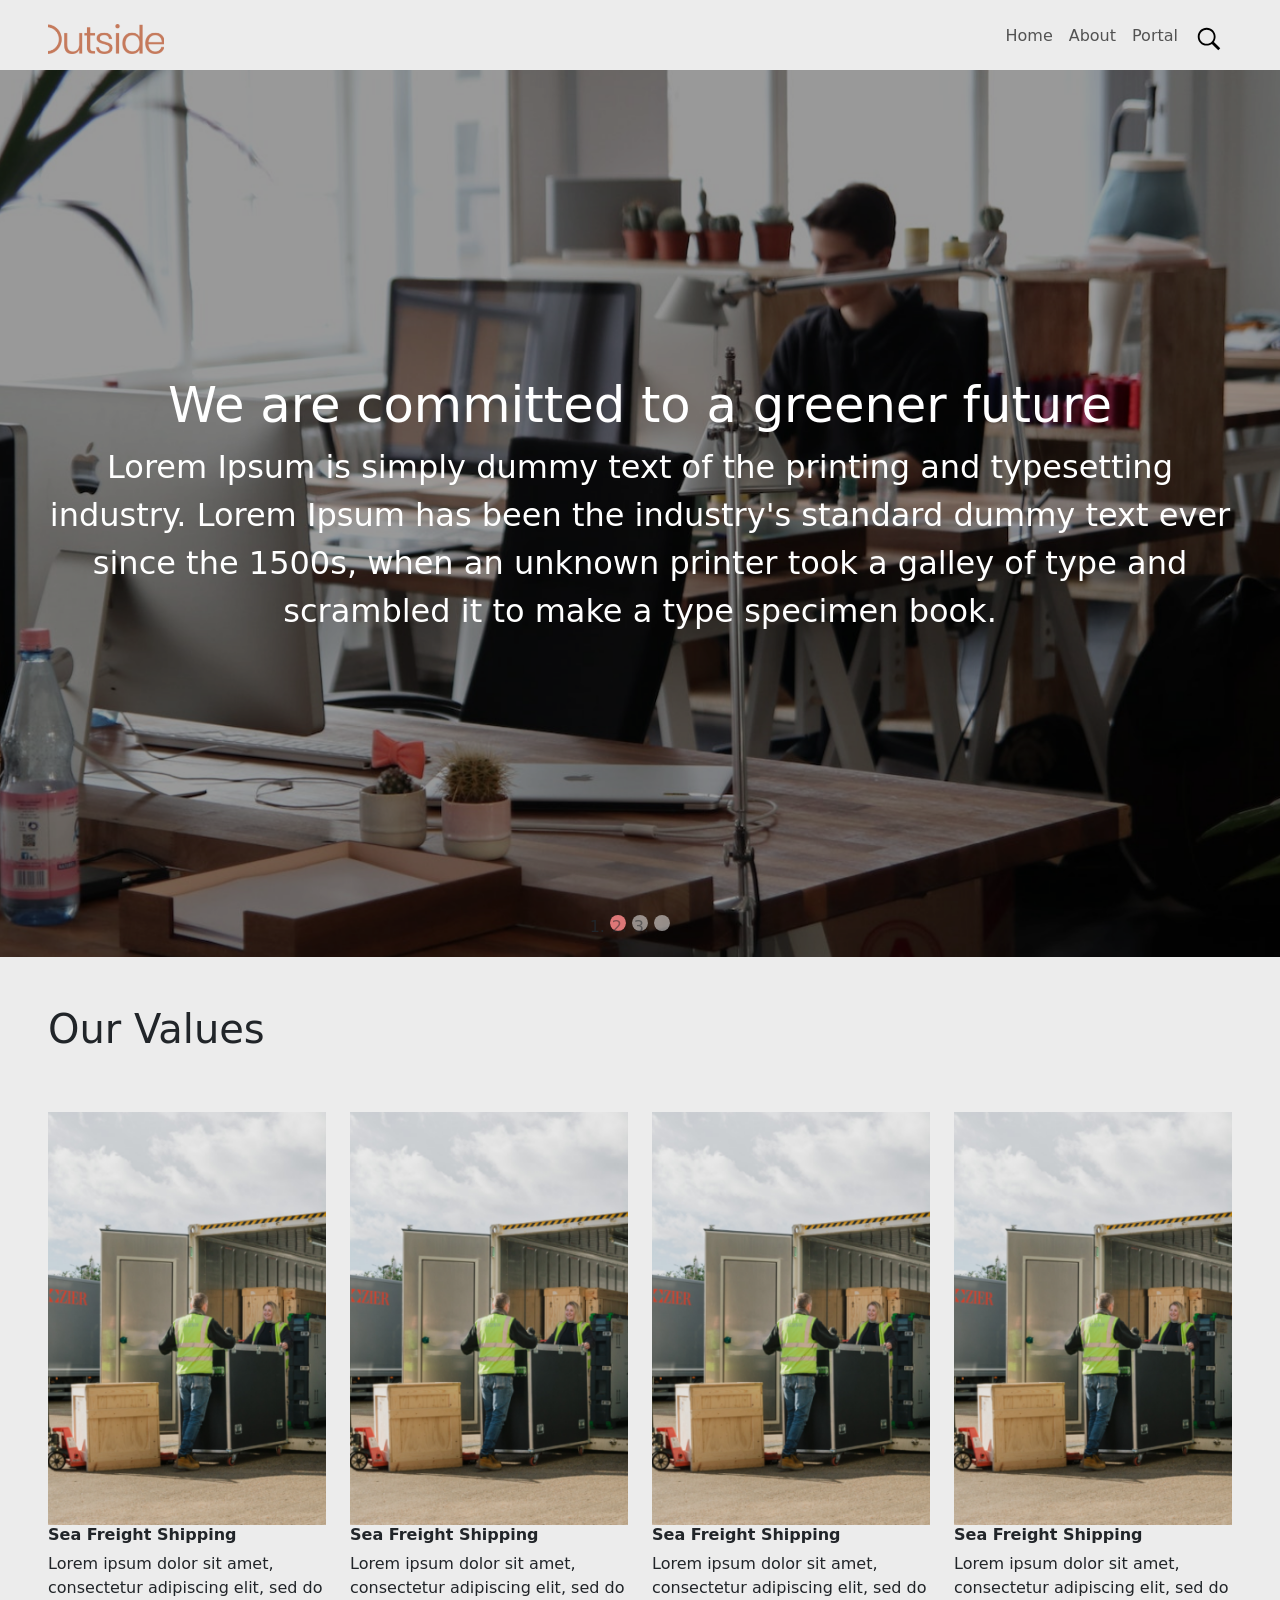
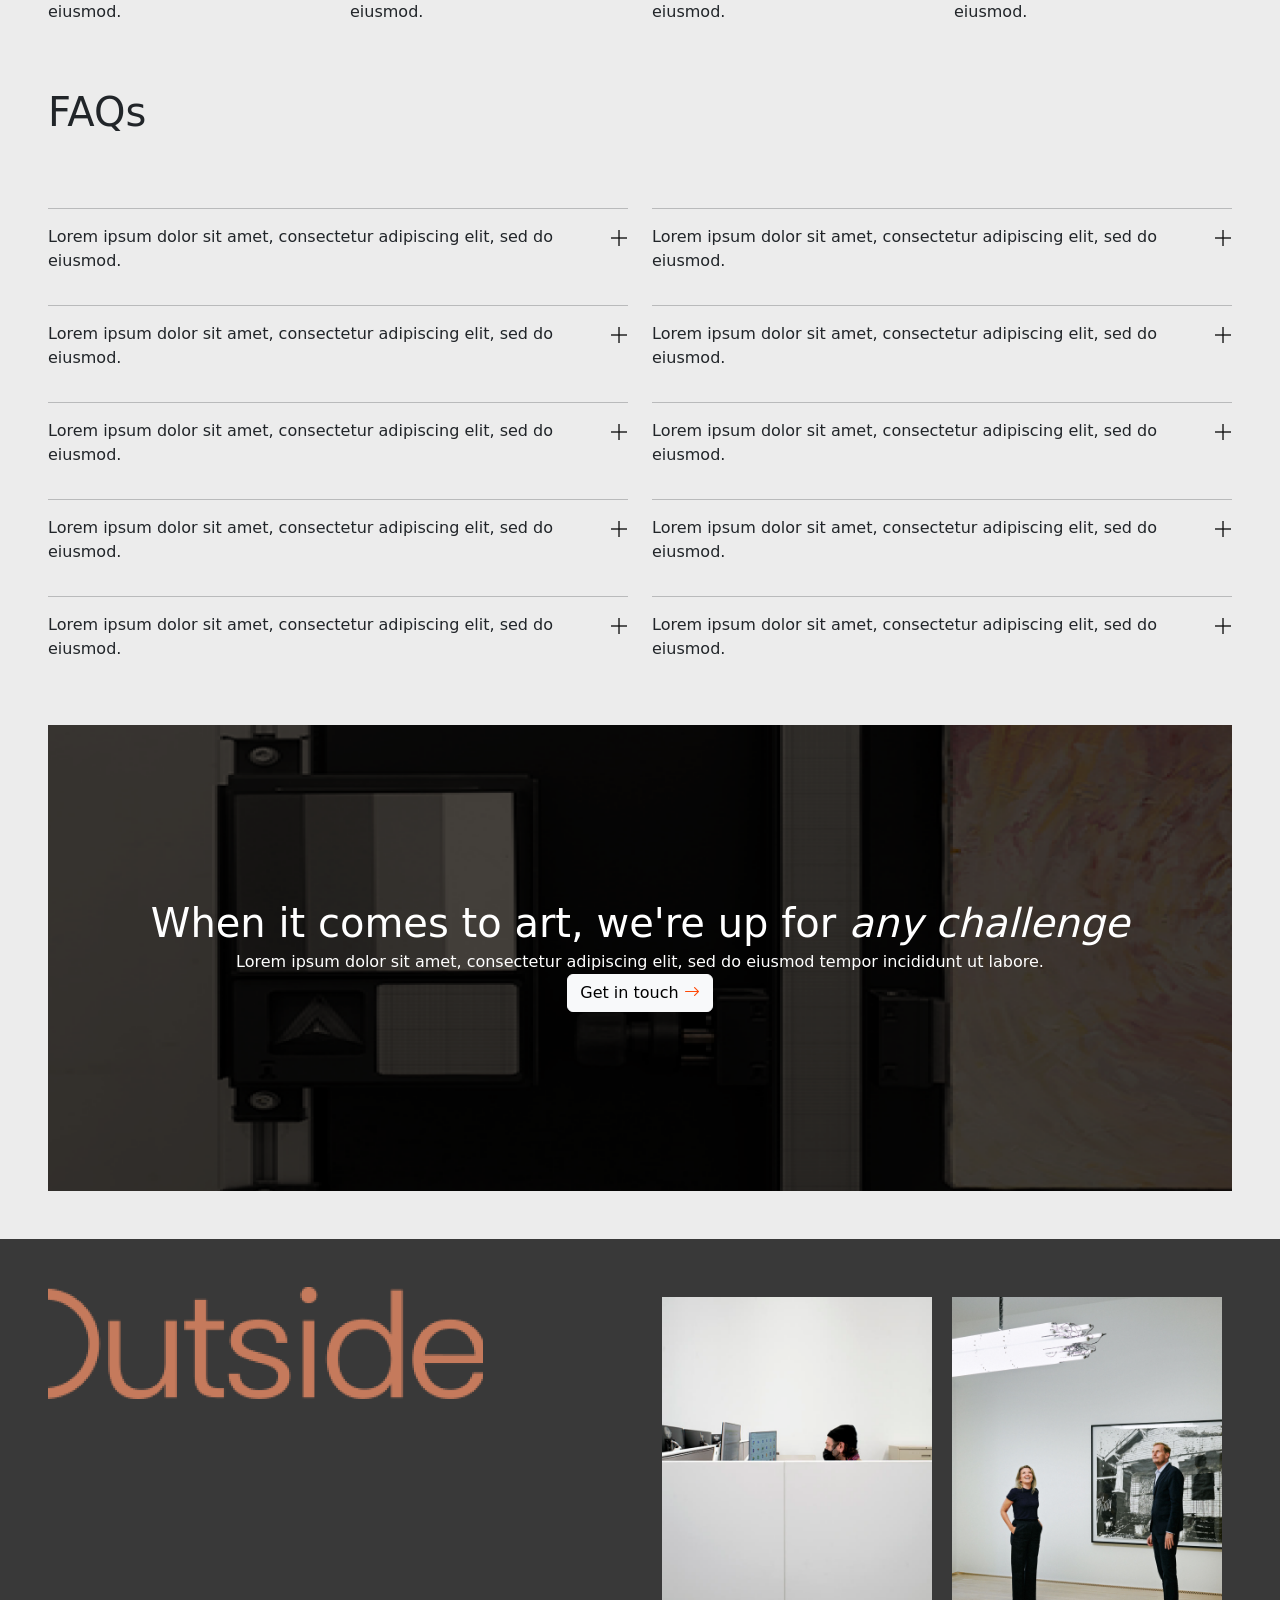
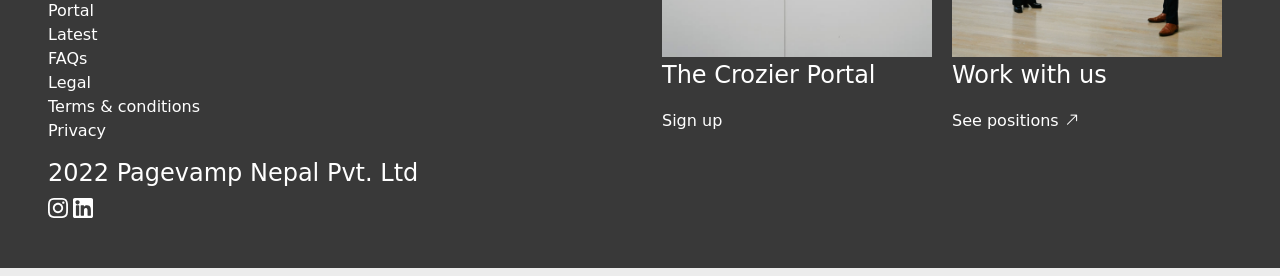
<file: assignment-20-bootstrap/index.html>
<!DOCTYPE html>
<html lang="en">
  <head>
    <meta charset="UTF-8" />
    <meta http-equiv="X-UA-Compatible" content="IE=edge" />
    <meta name="viewport" content="width=device-width, initial-scale=1.0" />
    <link rel="stylesheet" href="scss/main.css" />
    <link
      href="https://cdn.jsdelivr.net/npm/bootstrap@5.2.3/dist/css/bootstrap.min.css"
      rel="stylesheet"
    />
    <script src="https://cdn.jsdelivr.net/npm/bootstrap@5.2.3/dist/js/bootstrap.bundle.min.js"></script>
    <link
      rel="stylesheet"
      href="https://cdn.jsdelivr.net/npm/bootstrap-icons@1.10.3/font/bootstrap-icons.css"
    />
    <title>Assignment 20 Bootstrap</title>
  </head>

  <body>
    <div class="main py-2">
      <!-- header section -->
      <header
        class="header d-flex align-items-center justify-content-between px-5"
      >
        <div class="header__logo">
          <img src="images/logo.png" alt="outside logo" />
        </div>

        <!-- FOR MOBILES -->
        <div class="hamburger d-md-none">
          <a data-bs-toggle="offcanvas" data-bs-target="#hamburger-menu">
            <i class="bi bi-list" style="color: black; font-size: 30px"></i>
          </a>
          <div class="offcanvas offcanvas-end offcanvas-md" id="hamburger-menu">
            <div class="offcanvas-header">
              <h1 class="offcanvas-title">Menu</h1>
              <button
                type="button"
                class="btn-close"
                data-bs-dismiss="offcanvas"
              ></button>
            </div>
            <div class="offcanvas-body">
              <ul class="navbar-nav">
                <li class="nav-item"><a href="#" class="nav-link">Home</a></li>
                <li class="nav-item"><a href="#" class="nav-link">About</a></li>
                <li class="nav-item">
                  <a href="#" class="nav-link">Portal</a>
                </li>
              </ul>
            </div>
          </div>
        </div>
        <!-- FOR TABLETS AND DESKTOPS -->
        <nav class="main-navbar navbar navbar-expand justify-content-end">
          <ul class="navbar-nav">
            <li class="nav-item"><a href="#" class="nav-link">Home</a></li>
            <li class="nav-item"><a href="#" class="nav-link">About</a></li>
            <li class="nav-item"><a href="#" class="nav-link">Portal</a></li>
            <li class="nav-item">
              <a href="#" class="nav-link"
                ><img
                  src="images/search-icon.svg"
                  alt="search-icon"
                  height="30px"
                  width="30px"
              /></a>
            </li>
          </ul>
        </nav>
      </header>

      <!-- hero section -->
      <div
        class="hero carousel slide"
        id="hero-carousel"
        data-bs-ride="carousel"
      >
        <ol class="carousel-indicators">
          <li
            data-bs-target="#hero-carousel"
            data-bs-slide-to="0"
            class="active"
          ></li>
          <li
            data-bs-target="#hero-carousel"
            data-bs-slide-to="1"
          ></li>
          <li
            data-bs-target="#hero-carousel"
            data-bs-slide-to="2"
          ></li>
        </ol>

        <div class="carousel-inner">
          <div class="carousel-item active">
            <img class="hero__img" src="images/hero-img.png" alt="hero" />
            <div
              class="hero__content d-flex flex-column align-items-center justify-content-center"
            >
              <h1 class="hero__content__title text-center px-5">
                We are committed to a greener future
              </h1>
              <p class="hero__content__subtitle text-center px-5">
                Lorem Ipsum is simply dummy text of the printing and typesetting
                industry. Lorem Ipsum has been the industry's standard dummy
                text ever since the 1500s, when an unknown printer took a galley
                of type and scrambled it to make a type specimen book.
              </p>
            </div>
          </div>
          <div class="carousel-item">
            <img class="hero__img" src="images/hero-img.png" alt="hero" />
            <div
              class="hero__content d-flex flex-column align-items-center justify-content-center"
            >
              <h1 class="hero__content__title text-center px-5">
                We are committed to a greener future
              </h1>
              <p class="hero__content__subtitle text-center px-5">
                Lorem Ipsum is simply dummy text of the printing and typesetting
                industry. Lorem Ipsum has been the industry's standard dummy
                text ever since the 1500s, when an unknown printer took a galley
                of type and scrambled it to make a type specimen book.
              </p>
            </div>
          </div>
          <div class="carousel-item">
            <img class="hero__img" src="images/hero-img.png" alt="hero" />
            <div
              class="hero__content d-flex flex-column align-items-center justify-content-center"
            >
              <h1 class="hero__content__title text-center px-5">
                We are committed to a greener future
              </h1>
              <p class="hero__content__subtitle text-center px-5">
                Lorem Ipsum is simply dummy text of the printing and typesetting
                industry. Lorem Ipsum has been the industry's standard dummy
                text ever since the 1500s, when an unknown printer took a galley
                of type and scrambled it to make a type specimen book.
              </p>
            </div>
          </div>
        </div>
      </div>

      <!-- our values section -->
      <div class="values m-5 d-flex flex-column">
        <h1>Our Values</h1>
        <div class="row">
          <div class="col-sm-12 col-md-6 col-lg-3">
            <img src="images/our-values.png" alt="our-values" />
            <h2 class="values__title">Sea Freight Shipping</h2>
            <p class="values__para">
              Lorem ipsum dolor sit amet, consectetur adipiscing elit, sed do
              eiusmod.
            </p>
          </div>
          <div class="col-sm-12 col-md-6 col-lg-3">
            <img src="images/our-values.png" alt="our-values" />
            <h2 class="values__title">Sea Freight Shipping</h2>
            <p class="values__para">
              Lorem ipsum dolor sit amet, consectetur adipiscing elit, sed do
              eiusmod.
            </p>
          </div>
          <div class="col-sm-12 col-md-6 col-lg-3">
            <img src="images/our-values.png" alt="our-values" />
            <h2 class="values__title">Sea Freight Shipping</h2>
            <p class="values__para">
              Lorem ipsum dolor sit amet, consectetur adipiscing elit, sed do
              eiusmod.
            </p>
          </div>
          <div class="col-sm-12 col-md-6 col-lg-3">
            <img src="images/our-values.png" alt="our-values" />
            <h2 class="values__title">Sea Freight Shipping</h2>
            <p class="values__para">
              Lorem ipsum dolor sit amet, consectetur adipiscing elit, sed do
              eiusmod.
            </p>
          </div>
        </div>
      </div>

      <!-- FAQs section -->
      <div class="faqs d-flex flex-column m-5">
        <h1>FAQs</h1>
        <div id="faqs" class="row">
          <div class="col-sm-12 col-md-6">
            <hr />
            <div class="faqs__item d-flex justify-content-between">
              <p class="question">
                Lorem ipsum dolor sit amet, consectetur adipiscing elit, sed do
                eiusmod.
              </p>
              <a data-bs-toggle="collapse" href="#question1">
                <img src="images/plus-icon.svg" alt="plus-icon" />
              </a>
            </div>
            <div id="question1" class="collapse" data-bs-parent="#faqs">
              Lorem ipsum, dolor sit amet consectetur adipisicing elit. Sequi
              eos ex sint recusandae, dolorem tenetur maiores consectetur rem
              quo consequuntur, mollitia neque autem, omnis a. Autem voluptas in
              dolor commodi laborum mollitia corrupti recusandae eos earum, ut,
              eum laboriosam adipisci?
            </div>
            <hr />
            <div class="faqs__item d-flex justify-content-between">
              <p class="question">
                Lorem ipsum dolor sit amet, consectetur adipiscing elit, sed do
                eiusmod.
              </p>
              <a data-bs-toggle="collapse" href="#question2">
                <img src="images/plus-icon.svg" alt="plus-icon" />
              </a>
            </div>
            <div id="question2" class="collapse" data-bs-parent="#faqs">
              Lorem ipsum, dolor sit amet consectetur adipisicing elit. Sequi
              eos ex sint recusandae, dolorem tenetur maiores consectetur rem
              quo consequuntur, mollitia neque autem, omnis a. Autem voluptas in
              dolor commodi laborum mollitia corrupti recusandae eos earum, ut,
              eum laboriosam adipisci?
            </div>
            <hr />
            <div class="faqs__item d-flex justify-content-between">
              <p class="question">
                Lorem ipsum dolor sit amet, consectetur adipiscing elit, sed do
                eiusmod.
              </p>
              <a data-bs-toggle="collapse" href="#question3">
                <img src="images/plus-icon.svg" alt="plus-icon" />
              </a>
            </div>
            <div id="question3" class="collapse" data-bs-parent="#faqs">
              Lorem ipsum, dolor sit amet consectetur adipisicing elit. Sequi
              eos ex sint recusandae, dolorem tenetur maiores consectetur rem
              quo consequuntur, mollitia neque autem, omnis a. Autem voluptas in
              dolor commodi laborum mollitia corrupti recusandae eos earum, ut,
              eum laboriosam adipisci?
            </div>
            <hr />
            <div class="faqs__item d-flex justify-content-between">
              <p class="question">
                Lorem ipsum dolor sit amet, consectetur adipiscing elit, sed do
                eiusmod.
              </p>
              <a data-bs-toggle="collapse" href="#question4">
                <img src="images/plus-icon.svg" alt="plus-icon" />
              </a>
            </div>
            <div id="question4" class="collapse" data-bs-parent="#faqs">
              Lorem ipsum, dolor sit amet consectetur adipisicing elit. Sequi
              eos ex sint recusandae, dolorem tenetur maiores consectetur rem
              quo consequuntur, mollitia neque autem, omnis a. Autem voluptas in
              dolor commodi laborum mollitia corrupti recusandae eos earum, ut,
              eum laboriosam adipisci?
            </div>
            <hr />
            <div class="faqs__item d-flex justify-content-between">
              <p class="question">
                Lorem ipsum dolor sit amet, consectetur adipiscing elit, sed do
                eiusmod.
              </p>
              <a data-bs-toggle="collapse" href="#question5">
                <img src="images/plus-icon.svg" alt="plus-icon" />
              </a>
            </div>
            <div id="question5" class="collapse" data-bs-parent="#faqs">
              Lorem ipsum, dolor sit amet consectetur adipisicing elit. Sequi
              eos ex sint recusandae, dolorem tenetur maiores consectetur rem
              quo consequuntur, mollitia neque autem, omnis a. Autem voluptas in
              dolor commodi laborum mollitia corrupti recusandae eos earum, ut,
              eum laboriosam adipisci?
            </div>
          </div>
          <div class="col-sm-12 col-md-6">
            <hr />
            <div class="faqs__item d-flex justify-content-between">
              <p class="question">
                Lorem ipsum dolor sit amet, consectetur adipiscing elit, sed do
                eiusmod.
              </p>
              <a data-bs-toggle="collapse" href="#question6">
                <img src="images/plus-icon.svg" alt="plus-icon" />
              </a>
            </div>
            <div id="question6" class="collapse" data-bs-parent="#faqs">
              Lorem ipsum, dolor sit amet consectetur adipisicing elit. Sequi
              eos ex sint recusandae, dolorem tenetur maiores consectetur rem
              quo consequuntur, mollitia neque autem, omnis a. Autem voluptas in
              dolor commodi laborum mollitia corrupti recusandae eos earum, ut,
              eum laboriosam adipisci?
            </div>
            <hr />
            <div class="faqs__item d-flex justify-content-between">
              <p class="question">
                Lorem ipsum dolor sit amet, consectetur adipiscing elit, sed do
                eiusmod.
              </p>
              <a data-bs-toggle="collapse" href="#question7">
                <img src="images/plus-icon.svg" alt="plus-icon" />
              </a>
            </div>
            <div id="question7" class="collapse" data-bs-parent="#faqs">
              Lorem ipsum, dolor sit amet consectetur adipisicing elit. Sequi
              eos ex sint recusandae, dolorem tenetur maiores consectetur rem
              quo consequuntur, mollitia neque autem, omnis a. Autem voluptas in
              dolor commodi laborum mollitia corrupti recusandae eos earum, ut,
              eum laboriosam adipisci?
            </div>
            <hr />
            <div class="faqs__item d-flex justify-content-between">
              <p class="question">
                Lorem ipsum dolor sit amet, consectetur adipiscing elit, sed do
                eiusmod.
              </p>
              <a data-bs-toggle="collapse" href="#question8">
                <img src="images/plus-icon.svg" alt="plus-icon" />
              </a>
            </div>
            <div id="question8" class="collapse" data-bs-parent="#faqs">
              Lorem ipsum, dolor sit amet consectetur adipisicing elit. Sequi
              eos ex sint recusandae, dolorem tenetur maiores consectetur rem
              quo consequuntur, mollitia neque autem, omnis a. Autem voluptas in
              dolor commodi laborum mollitia corrupti recusandae eos earum, ut,
              eum laboriosam adipisci?
            </div>
            <hr />
            <div class="faqs__item d-flex justify-content-between">
              <p class="question">
                Lorem ipsum dolor sit amet, consectetur adipiscing elit, sed do
                eiusmod.
              </p>
              <a data-bs-toggle="collapse" href="#question9">
                <img src="images/plus-icon.svg" alt="plus-icon" />
              </a>
            </div>
            <div id="question9" class="collapse" data-bs-parent="#faqs">
              Lorem ipsum, dolor sit amet consectetur adipisicing elit. Sequi
              eos ex sint recusandae, dolorem tenetur maiores consectetur rem
              quo consequuntur, mollitia neque autem, omnis a. Autem voluptas in
              dolor commodi laborum mollitia corrupti recusandae eos earum, ut,
              eum laboriosam adipisci?
            </div>
            <hr />
            <div class="faqs__item d-flex justify-content-between">
              <p class="question">
                Lorem ipsum dolor sit amet, consectetur adipiscing elit, sed do
                eiusmod.
              </p>
              <a data-bs-toggle="collapse" href="#question10">
                <img src="images/plus-icon.svg" alt="plus-icon" />
              </a>
            </div>
            <div id="question10" class="collapse" data-bs-parent="#faqs">
              Lorem ipsum, dolor sit amet consectetur adipisicing elit. Sequi
              eos ex sint recusandae, dolorem tenetur maiores consectetur rem
              quo consequuntur, mollitia neque autem, omnis a. Autem voluptas in
              dolor commodi laborum mollitia corrupti recusandae eos earum, ut,
              eum laboriosam adipisci?
            </div>
          </div>
        </div>
      </div>

      <!-- call to action section-->
      <div class="call-to-action m-5">
        <img
          src="images/call-to-action-img.png"
          alt="call-to-action-img"
          class="call-to-action__img"
        />
        <div
          class="call-to-action__content d-flex flex-column align-items-center justify-content-center"
        >
          <h1 class="call-to-action__content__title text-center px-5">
            When it comes to art, we're up for <em>any challenge</em>
          </h1>
          <p class="call-to-action__content__subtitle text-center px-5">
            Lorem ipsum dolor sit amet, consectetur adipiscing elit, sed do
            eiusmod tempor incididunt ut labore.
          </p>
          <button class="call-to-action__content__button btn btn-light">
            <span class="button-text">Get in touch </span>
            <i class="bi bi-arrow-right" style="color: orangered"></i>
          </button>
        </div>
      </div>

      <!-- footer section -->
      <footer class="footer p-5">
        <div class="row">
          <div
            class="left col-sm-12 col-md-6 d-flex flex-column justify-content-between"
          >
            <img class="col-9 mb-5" src="images/logo.png" alt="outside-logo" />
            <ul class="list-unstyled">
              <li><a href="#">Portal</a></li>
              <li><a href="#">Latest</a></li>
              <li><a href="#">FAQs</a></li>
              <li><a href="#">Legal</a></li>
              <li><a href="#">Terms & conditions</a></li>
              <li><a href="#">Privacy</a></li>
            </ul>
          </div>
          <div class="right col-sm-12 col-md-6 d-flex">
            <div class="footer-card">
              <img src="images/footer-1.png" alt="img-1" />
              <p class="footer-card__title">The Crozier Portal</p>
              <p class="footer-card__action">Sign up</p>
            </div>
            <div class="footer-card">
              <img src="images/footer-2.png" alt="img-2" />
              <p class="footer-card__title">Work with us</p>
              <p class="footer-card__action">
                See positions <i class="bi bi-arrow-right top-right-arrow"></i>
              </p>
            </div>
          </div>
        </div>
        <div class="row d-flex flex-row justify-content-between">
          <h4 class="text-white">2022 Pagevamp Nepal Pvt. Ltd</h4>
          <div class="icons-container">
            <img src="images/insta-icon.svg" alt="insta-icon" />
            <img src="images/linkedin-icon.svg" alt="linkedin-icon" />
          </div>
        </div>
      </footer>
    </div>
  </body>
</html>
</file>
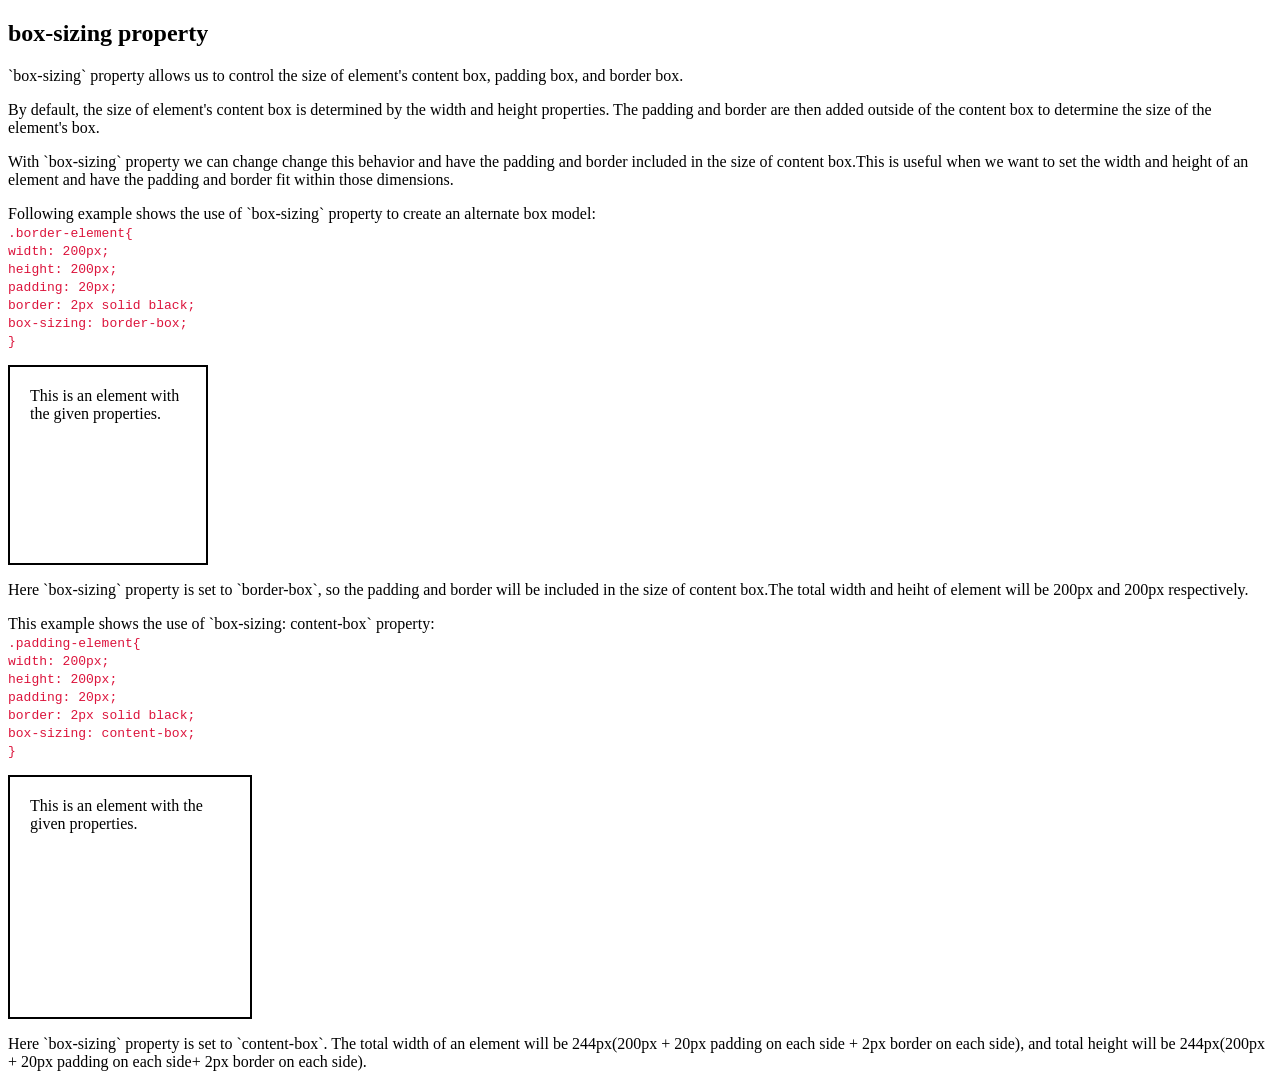
<file: assignment-3/index.html>
<!DOCTYPE html>
<html lang="en">
<head>
    <meta charset="UTF-8">
    <meta http-equiv="X-UA-Compatible" content="IE=edge">
    <meta name="viewport" content="width=device-width, initial-scale=1.0">
    <title>Assignment 3</title>
    <style>
        code {
            color: crimson;
        }
        .border-element {
            width: 200px;
            height: 200px;
            padding: 20px;
            border: 2px solid black;
            box-sizing: border-box;
        }
        .padding-element {
            width: 200px;
            height: 200px;
            padding: 20px;
            border: 2px solid black;
            box-sizing: content-box;
        }
    </style>
</head>
<body>
    <header>
        <h2>box-sizing property</h2>
    </header>
    <main>
        <p>
            `box-sizing` property allows us to control the size of element's content box, padding box, and border box.
        </p>
        <p>
            By default, the size of element's content box is determined by the width and height properties.
            The padding and border are then added outside of the content box to determine the size of the 
            element's box.
        </p>
        <p>
            With `box-sizing` property we can change change this behavior and have the padding and border included
            in the size of content box.This is useful when we want to set the width and height of an element and have the
            padding and border fit within those dimensions.
        </p>
        <p>
            Following example shows the use of `box-sizing` property to create an alternate box model: <br>
            <code>
                .border-element{<br>
                    width: 200px;<br>
                    height: 200px;<br>
                    padding: 20px;<br>
                    border: 2px solid black;<br>
                    box-sizing: border-box;<br>
                }
            </code>
            <div class="border-element">
                This is an element with the given properties.
            </div>
            <p>
                Here `box-sizing` property is set to `border-box`, so the padding and border will be included in 
                the size of content box.The total width and heiht of element will be 200px and 200px respectively.
            </p>
        </p>
        <p>
            This example shows the use of `box-sizing: content-box` property: <br>
            <code>
                .padding-element{<br>
                    width: 200px;<br>
                    height: 200px;<br>
                    padding: 20px;<br>
                    border: 2px solid black;<br>
                    box-sizing: content-box;<br>
                }
            </code>
            <div class="padding-element">
                This is an element with the given properties.
            </div>
            <p>
                Here `box-sizing` property is set to `content-box`. The total width of an element 
                will be 244px(200px + 20px padding on each side + 2px border on each side), and total height will be
                244px(200px + 20px padding on each side+ 2px border on each side).
            </p>
        </p>
    </main>
</body>
</html>
</file>
<file: assignment 17 sass/scss/main.css>
html {
  font-family: "Poppins";
}

* {
  padding: 0;
  margin: 0;
  box-sizing: border-box;
}

.wrapper {
  padding: 20px;
  display: flex;
  flex-direction: column;
  gap: 20px;
}

.card {
  display: flex;
  flex-direction: column;
  align-items: flex-start;
  gap: 10px;
}
.card__icon {
  height: 40px;
  width: 44px;
}
.card__icon img {
  height: 100%;
  width: 100%;
}
.card__title {
  font-size: 19.2px;
  font-weight: 700;
  line-height: 180%;
}
.card__content {
  font-size: 16px;
  font-weight: 400;
  line-height: 180%;
}
.card__button {
  font-size: 16px;
  font-weight: 400;
  line-height: 180%;
  background-color: #43B97F;
  color: #ffffff;
  border: none;
  border-radius: 15px;
  padding: 5px 15px;
}

@media screen and (min-width: 768px) {
  .wrapper {
    flex-direction: row;
  }
}/*# sourceMappingURL=main.css.map */
</file>
<file: assignment 18 sass/scss/main.css>
.card {
  min-width: 375px;
  display: flex;
  flex-direction: column;
  gap: 20px;
  padding: 10px;
  background: #ffffff;
  box-shadow: 1px 2px 12px 1px rgba(0, 0, 0, 0.25);
  border-radius: 10px;
}
.card__img img {
  height: auto;
  max-width: 100%;
}
.card__title {
  display: flex;
  flex-direction: column;
  font-size: 19.2px;
  font-weight: 700;
  line-height: 180%;
}
.card__meta {
  display: flex;
  justify-content: space-between;
}
.card__meta__price {
  font-size: 16px;
  font-weight: 700;
  line-height: 180%;
  color: #295943;
}
.card__meta__trip-days {
  font-size: 14px;
  font-weight: 400;
  line-height: 180%;
}

* {
  margin: 0;
  padding: 0;
  box-sizing: border-box;
}

html {
  font-family: "Poppins";
}

.wrapper {
  display: flex;
  gap: 50px;
  flex-direction: column;
  padding: 20px;
}
.wrapper .header {
  display: flex;
  flex-direction: column;
  align-items: center;
  justify-content: center;
}
.wrapper .header__top {
  font-size: 16px;
  font-weight: 700;
  line-height: 180%;
  color: #295943;
}
.wrapper .header__bottom {
  font-size: 27.6px;
  font-weight: 700;
  line-height: 120%;
}
.wrapper .cards-wrapper {
  display: flex;
  flex-direction: row;
  flex-wrap: nowrap;
  overflow-x: auto;
  gap: 20px;
  scrollbar-width: none;
}
.wrapper .cards-wrapper::-webkit-scrollbar {
  display: none;
}

@media screen and (min-width: 1024px) {
  .wrapper .cards-wrapper {
    row-gap: 30px;
    -moz-column-gap: 20px;
         column-gap: 20px;
    flex-wrap: wrap;
  }
}/*# sourceMappingURL=main.css.map */
</file>
<file: assignment 19 sass/scss/main.css>
.color, .color-card__color {
  height: 80px;
  width: 150px;
  border: none;
  border-radius: 50px;
}

.color--shadow {
  box-shadow: 1px 2px 12px 1px rgba(0, 0, 0, 0.25);
}

.color-card {
  display: flex;
  flex-direction: column;
  gap: 12px;
}
.color-card__color--white {
  background-color: #ffffff;
  border: 1px solid #7e7e7e;
}
.color-card__color--black {
  background-color: #3d3e48;
}
.color-card__color--army-green {
  background-color: #295943;
}
.color-card__color--light-green {
  background-color: #43b97f;
}
.color-card__color-name {
  font-size: 20px;
  font-weight: 400;
  line-height: 100%;
  color: #3d3e48;
}
.color-card__color-value {
  font-size: 14px;
  font-weight: 400;
  line-height: 100%;
  color: #7e7e7e;
}

* {
  padding: 0;
  margin: 0;
  box-sizing: border-box;
}

html {
  font-family: "Poppins";
}

.wrapper {
  padding: 80px;
  display: flex;
  flex-direction: column;
  gap: 100px;
}
.wrapper .header {
  font-size: 100px;
  font-weight: 500;
  line-height: 100%;
}
.wrapper .typography {
  display: flex;
  gap: 60px;
  flex-direction: column;
}
.wrapper .typography__title {
  font-size: 40px;
  font-weight: 400;
  line-height: 100%;
}
.wrapper .typography__lists {
  display: flex;
  gap: 40px;
  flex-direction: column;
}
.wrapper .typography__lists__item {
  display: flex;
  gap: 100px;
}
.wrapper .typography__lists__item__name-section {
  display: flex;
  flex-direction: column;
  gap: 8px;
}
.wrapper .typography__lists__item__name-section__name {
  font-size: 20px;
  font-weight: 400;
  line-height: 100%;
}
.wrapper .typography__lists__item__name-section__size {
  font-size: 14px;
  font-weight: 400;
  line-height: 100%;
  color: #7e7e7e;
}
.wrapper .typography__lists__item__name-section__line-height {
  font-size: 14px;
  font-weight: 400;
  line-height: 100%;
  color: #7e7e7e;
}
.wrapper .typography__lists__item__para--h1 {
  font-size: 27.6px;
  font-weight: 700;
  line-height: 120%;
}
.wrapper .typography__lists__item__para--h2 {
  font-size: 19.2px;
  font-weight: 700;
  line-height: 180%;
}
.wrapper .typography__lists__item__para--body-1 {
  font-size: 16px;
  font-weight: 400;
  line-height: 180%;
}
.wrapper .typography__lists__item__para--body-2 {
  font-size: 14px;
  font-weight: 400;
  line-height: 180%;
}
.wrapper .colors {
  display: flex;
  flex-direction: column;
  gap: 60px;
}
.wrapper .colors__title {
  font-size: 40px;
  font-weight: 400;
  line-height: 100%;
}
.wrapper .colors__lists {
  display: flex;
  flex-direction: row;
  gap: 40px;
}
.wrapper .icons {
  display: flex;
  flex-direction: column;
  gap: 60px;
}
.wrapper .icons__title {
  font-size: 40px;
  font-weight: 400;
  line-height: 100%;
}
.wrapper .icons .icons-container {
  padding: 8px;
  display: flex;
  flex-direction: row;
  gap: 20px;
}
.wrapper .effects {
  display: flex;
  flex-direction: column;
  gap: 60px;
}
.wrapper .effects__title {
  font-size: 40px;
  font-weight: 400;
  line-height: 100%;
}
.wrapper .effects__lists {
  display: flex;
  flex-direction: row;
  gap: 40px;
}/*# sourceMappingURL=main.css.map */
</file>
<file: assignment-12/style.css>
.container {
            display: flex;
            justify-content: space-around;
            align-items: center;
            border: 1px solid black;
            width: 300px;
            height: 50px;
            margin: 90px auto;
        }
        .tooltip {
            position:relative;
            display: inline-block;
        }
        .tooltip .tooltip-text{
            display: none;
            background-color: white;
            text-align: center;
            border-radius: 5px;
            padding: 5px 0;
            position:absolute;
        }
        .tooltip .danger-text {
            width: 200px;
            color: rgb(220, 20, 60);
            filter: drop-shadow(0 2px 5px rgba(220, 20, 60,0.4));
            border-color: transparent transparent white transparent;
            left: 50%;
            top: 150%;
            margin-left: -595%;

        }
        .tooltip .tooltip-text::after {
            content: "";
            position:absolute;
            border-width: 10px;
            border-style: solid;
            z-index: 1;
        }
        .tooltip .danger-text::after {
            bottom: 100%;
            left: 50%;
            border-color: transparent transparent white transparent;
        }
        .tooltip:hover .danger-text, .tooltip:hover{
            display: block;
            color: rgb(220, 20, 60);
        }
        .tooltip:hover #fingerprint-path{
           stroke: rgb(30, 144, 255);
        }

        .tooltip .fingerprint-text {
            width: 250px;
            color:rgb(30, 144, 255);
            filter: drop-shadow(0 2px 5px rgba(30, 144, 255,0.4) );
            border-color: white transparent transparent transparent;
            bottom: 150%;
            left: 50%;
            margin-left: -540%;

        }
        .tooltip .fingerprint-text::after {
            top:100%;
            left: 50%;
            border-color: white transparent transparent transparent;
        }
        .tooltip:hover .fingerprint-text{
            display: block;
            color:rgb(30, 144, 255);
        }
        .cow-image {
            height: 25px;
            width: 25px;
            background-image: url("images/cow.svg");
        }
        .tooltip .cow-text {
            width: 150px;
            color:rgb(30, 144, 255);
            filter: drop-shadow(0 2px 5px rgba(223, 126, 142,0.4) );
            border-color: transparent transparent white transparent;
            top: 150%;
            left: 50%;
            margin-left: -340%;

        }
        .tooltip .cow-text::after {
            bottom:100%;
            left: 50%;
            border-color: transparent transparent white transparent;
        }
        .tooltip:hover .cow-text{
            display: block;
            color:rgb(223, 126, 142);
        }
        .tooltip:hover .cow-image{
            background-image: url("images/cow-hover.svg");
        }
</file>
<file: assignment-13/style.css>
body{
    margin: 0;
    
}

/* service section */
.service-container{
    margin: 0;
    background-color: #F6F6F6;
    text-align: center;
    padding: 100px;
    font-family: 'Roboto Slab',sans-serif;
}
.service-container--header{
    display: flex;
    flex-direction: column;
}
.service-container__title {
    font-size: 48px;
}
.service-container__text{
    font-size: 20px;
    margin: 0 25%;
}
.service-card-container{
    display: flex;
    flex-direction: row;
    flex-wrap: wrap;
    align-items: center;
    justify-content: space-between;
}
.service-card {
    width: 268px;
    height: 327px;
    padding-left: 30px;
    padding-right: 30px;
    padding-top: 30px;
    padding-bottom: 30px;
    margin-top: 32px;
    margin-left: 32px;
    margin-right: 32px;
    margin-bottom: 32px;
    position:relative;
}
.service-card--white {
    background-color: white;
}
.service-card--light-green{
    background-color: #E4F2FF;
}
.service-card--light-grey{
    background-color: #D1DFBF;
}
.service-card--light-red{
    background-color: #F9DBDB;
}

.service-card__heading {
    font-size: 18px;
    font-weight: 700;
}
.service-card__paragraph {
    color: #575757;
    font-size: 14px;
}
.service-card__button {
    border: none;
    width: 126px;
    height: 40px;
    position: absolute;
    bottom: 30px;
    right: 30%;
    font-size: 15px;
    font-weight: 700;
}

.service-card__button--dark-grey{
    background-color: #515151;
    color: white;
}
.service-card__button--blue{
    background-color: #0047FF;
    color: white;
}
.service-card__button--black{
    background-color: #40433C;
    color: white;
}
.service-card__button--light-red{
    background-color: #B75F5F;
    color: white;
}

/* Features section */
.feature-container{
    height: 1386px;
    display: flex;
    flex-direction: column;
    justify-content: space-around;
    padding: 100px 235px;
    font-family: 'Roboto Slab';
}
.feature-container--header{
    display: flex;
    flex-direction: column;
    align-items: center;
}
.feature-container__title{
    font-size: 48px;
    font-weight: 700;
    color: #E70606;
}
.feature-container__text{
    font-size: 20px;
    color: #575757;
    margin: 0 25%;
}
.feature-card {
    display: flex;
    flex-direction: row;
    flex-wrap: wrap;
    justify-content: space-between;
    align-items: center;
}
.feature-card#feature-2{
    flex-direction: row-reverse;
}

.feature-card--text-section{
    display: flex;
    flex-direction: column;
    font-family: 'Roboto Slab';
    width: 40%;
}

.feature-card__heading{
    font-size: 32px;
    font-weight: 700;
}
.feature-card__paragraph{
    font-size: 16px;
}

.feature-card__button{
    height: 47px;
    width: 150px;
    font-size: 18px;
    font-weight: 700;
    background-color: #E70606;
    color: white;
    border: none;
}
.feature-card__image{
    height: 440px;
    width: 440px;
    border-radius: 50%;
    border: 10px solid #F9DBDB;
}

.feature-card img{
    width: 100%;
    height: 100%;
    border-radius: 50%;
}
</file>
<file: assignment-14/style.css>
:root {
    --main-background-color: #E9EDEF;
    --light-blue: #7DD0ED;
    --off-grey: #5F5F5F;
    --light-grey: #9A9A9A;
    --off-white: #ffffff;
    --dark-blue: #27A6D2;
}

body {
    margin: 0;
}

.main {
    background-color: var(--main-background-color);
    font-family: "Open Sans";
    display: grid;
    grid-template-columns: repeat(20, 1fr);
    grid-template-rows: repeat(12, 1fr);
    column-gap: 20px;
    row-gap: 5px;
    padding: 30px 0;
}

.plan-card {
    background-color: var(--off-white);
    display: flex;
    flex-direction: column;
    justify-content: space-between;
    align-items: center;
    padding-bottom: 45px;
    border-radius: 8px;
    box-shadow: 0 0 5px 0 rgb(95, 95, 95, 0.2);
}

.plan-card--basic {
    grid-column: 5 / span 4;
    grid-row: 2 / span 4;
}

.plan-card--pro {
    grid-column: 9 / span 4;
    grid-row: 2 / span 4;
}

.plan-card--premium {
    grid-column: 13 / span 4;
    grid-row: 2 / span 4;
}

.plan-card:hover .plan-card__heading {
    background-color: var(--dark-blue);
}

.plan-card:hover .plan-card__price-section {
    color: var(--dark-blue);
}

.plan-card:hover {
    transform: scale(1.1);
    box-shadow: 0 0 10px 0 rgb(95, 95, 95, 0.4);
}


.plan-card__heading {
    background-color: var(--light-blue);
    width: 100%;
    text-align: center;
    border-radius: 8px 8px 0 0;
    color: var(--off-white);
}

.plan-card__heading__title {
    font-size: 32px;
    font-weight: 700;

}

.plan-card__price-section {
    display: flex;
    flex-direction: column;
    color: var(--off-grey);
    align-items: center;
    justify-content: space-around;
}

.plan-card__price {
    margin: 0px;
    font-weight: 700;
    font-size: 64px;
}

.plan-card__duration {
    margin: 0px;
    font-size: 24px;
}

.plans-section {
    color: var(--light-grey);
    font-size: 11px;
    margin-bottom: 20px;
    display: flex;
    flex-direction: column;
    align-items: center;
}

.plan-card__plan {
    margin: 0;
}

/* Details card styles */
.details-card {

    align-self: center;
    background-color: var(--off-white);
    display: flex;
    flex-direction: column;
    align-items: center;
    justify-content: space-around;
    color: var(--off-grey);
    font-size: 30px;
    grid-column: 5 / span 12;
    grid-row: 7 / span 5;
    padding: 0 20px 30px 20px;
}

.details-card__type {
    width: 100%;
}

.graph {
    width: 100%;
    text-align: center;
    background-color: var(--main-background-color);
    height: 30px;
    border-radius: 100px;
}

.details-card__text-container {
    display: flex;
    flex-direction: row;
    justify-content: space-between;
}

.details-card__graph--users {
    visibility: hidden;
    border-radius: 100px;
    background-color: var(--light-blue);
    width: 20%;
    height: 30px;
}

.plan-card:hover~.details-card .details-card__graph--users {
    visibility: visible;
    animation-name: users-graph-animation;
    animation-duration: 1s;
    animation-timing-function: ease-out;
}

@keyframes users-graph-animation {
    from {
        width: 0;
    }

    to {
        width: 20%;
    }
}

.details-card__graph--data {
    visibility: hidden;
    border-radius: 100px;
    background-color: var(--light-blue);
    width: 60%;
    height: 30px;
}

.plan-card:hover~.details-card .details-card__graph--data {
    visibility: visible;
    animation-name: data-graph-animation;
    animation-duration: 1s;
    animation-timing-function: ease-out;
}

@keyframes data-graph-animation {
    from {
        width: 0;
    }

    to {
        width: 60%;
    }
}

.details-card__graph--projects {
    visibility: hidden;
    border-radius: 100px;
    background-color: var(--light-blue);
    width: 20%;
    height: 30px;
}

.plan-card:hover~.details-card .details-card__graph--projects {
    visibility: visible;
    animation-name: projects-graph-animation;
    animation-duration: 1s;
    animation-timing-function: ease-out;
}

@keyframes projects-graph-animation {
    from {
        width: 0;
    }

    to {
        width: 20%;
    }
}
</file>
<file: assignment-15/style.css>
:root {
    --primary: #7C6957;
    --secondary: #F5E8DF;
    --secondary-hover: #CBBFB6;
    --gradient-start: #FBFD94;
    --gradient-end: #C8802C;
    --off-white: #ffffff;
}

* {
    margin: 0;
    padding: 0;
    box-sizing: border-box;
}
html{
    font-size: 70%;
}

/* main background container */
.main {
    background-image: linear-gradient(90deg, var(--gradient-start), var(--gradient-end));
    width: 100%;
    height: 60rem;
    position: relative;
    font-family: "Open Sans";
    color: var(--primary);
}

/* bio card container */
.bio-card {
    grid-template-columns: 1fr;
    grid-template-rows: repeat(11, 1fr);
    background-color: var(--off-white);
    width: 80vw;
    height: 50rem;
    position: absolute;
    top: 50%;
    left: 50%;
    transform: translate(-50%, -50%);
    display: grid;
    border-radius: 10px;


}

/* left section of the card */
.bio-card-intro {
    display: flex;
    flex-direction: column;
    align-items: center;
    justify-content: space-between;
    grid-column: 1 / 2;
    grid-row: 1 / span 10;
    padding: 2rem 0;
}

/* container for avatar,name and profession */
.image-section {
    display: flex;
    flex-direction: column;
    align-items: center;
    justify-content: center;
}

/* rotate borders on hover */
.image-section:hover .outer-circle {
    animation: rotate 2s linear infinite;
}

@keyframes rotate {
    0% {
        transform: rotate(0deg);
    }

    100% {
        transform: rotate(360deg);
    }
}

.image-section:hover .circle-avatar {
    animation: rotate-img 2s linear infinite;
}

@keyframes rotate-img {
    0% {
        transform: rotate(0deg);
    }

    100% {
        transform: rotate(-360deg);
    }
}

/* border of outer circle */
.outer-circle {
    display: flex;
    align-items: center;
    justify-content: center;
    height: 15rem;
    width: 15rem;
    border-top: 4px solid var(--primary);
    border-right: 4px solid var(--off-white);
    border-bottom: 4px solid var(--primary);
    border-left: 4px solid var(--primary);
    border-radius: 50%;
}

/* border of inner circle */
.inner-circle {
    display: flex;
    justify-content: center;
    align-items: center;
    height: 14rem;
    width: 14rem;
    border-top: 4px solid var(--primary);
    border-right: 4px solid var(--primary);
    border-bottom: 4px solid var(--primary);
    border-left: 4px solid var(--off-white);
    border-radius: 50%;
}

/* circle avatar container */
.circle-avatar {
    height: 13rem;
    width: 13rem;
    display: flex;
    justify-content: center;
    align-items: center;
}

/* avatar */
.circle-avatar img {
    height: 100%;
    width: 100%;
    border-radius: 50%;

}

.intro__name {
    text-align: center;
    font-size: 3rem;
    font-weight: 600;
}

.intro__profession {
    font-size: 1.88rem;
    font-weight: 400;
}

.button-section {
    height: 10rem;
    display: flex;
    justify-content: space-evenly;
    align-items: center;
    flex-direction: column;
}

.button {
    width: 16rem;
    height: 4rem;
    font-size: 2.25rem;
    font-weight: 600;
    color: var(--primary);
    background-color: var(--off-white);
    border: 2px solid var(--primary);
    border-radius: 2rem;
}

.button--primary:hover {
    transition: all 0.5s;
    background-color: var(--primary);
    color: var(--off-white);
}



.bio-card-reputation {
    display: flex;
    align-items: baseline;
    justify-content: space-between;
    grid-column: 1 / 2;
    grid-row: 11 / 12;
    border-radius: 0 0 10px 10px;

}

.bio-card__reputation-button {
    background-color: var(--secondary);
    width: 32%;
    height: 100%;
    display: flex;
    flex-direction: column;
    align-items: center;
    justify-content: center;
}

.posts-button{
    border-radius: 0 0 0 10px;
}
.followers-button{
    border-radius: 0 0 10px 0;
}

.bio-card__reputation-button:hover {
    transition: all 0.5s;
    background-color: var(--secondary-hover);
}

.reputation-count {
    font-size: 3.5rem;
    font-weight: 600;
}

.reputation-type {
    font-size: 2rem;
    font-weight: 400;
}

/* for medium devices */
@media only screen and (min-width:768px) {
    html{
        font-size: 90%;
    }
    .main{
        height: 75rem;
    }
    .bio-card{
        height: 50rem;
    }
    .bio-card-intro {
        grid-row: 1 / span 9;
    }
    
    .bio-card-reputation { 
        grid-row: 10 / 12;
    
    }
    
}


/* for large devices */
@media only screen and (min-width:1024px) {
    html{
        font-size: 100%;
    }
    .main{
        height: 60rem;
    }
    .bio-card {
        height: 50rem;
        grid-template-columns: 2fr 1fr;
        grid-template-rows: repeat(10, 1fr);

    }

    .bio-card-intro {
        grid-row: 1 / span 10;

    }
    
    .bio-card-reputation {
        flex-direction: column;
        grid-column: 2 / 3;
        grid-row: 1 / span 10;
        border-radius: 0 10px 10px 0;
    }
    .bio-card__reputation-button {
        height: 32%;
        width: 100%;
        
    }
    .posts-button{
        border-radius: 0 10px 0 0;
    }
    .followers-button{
        border-radius: 0 0 10px 0;
    }

}
</file>
<file: assignment-16/css/styles.css>
:root {
    --off-black: #00001A;
    --off-white: #FDF8EC;
    --light-grey: #C5C6CE;
    --off-grey: #5E607A;
    --off-red: #F15E50;
    --off-orange: #E9AB53;
    
}

/* set the padding and margin of all elements to 0 and box sizing to border box */
* {
    padding: 0;
    margin: 0;
    box-sizing: border-box;
}

html {
    scroll-behavior: smooth; /* smooth scrolling when back to top button is clicked */
    background-color: var(--off-white);
    font-size: 10px; /*for mobile view, base font size is set to 10px*/
    font-family: "Poppins", sans-serif;
}

 a {
    color: var(--off-grey);
    cursor:default;
    text-decoration: none;
}

a:hover{
    color: var(--off-orange);
    transition: all .2s ease-in;
}

.wrapper {
    padding: 3rem;
    display: grid;
    grid-template-columns: 1fr;
    gap: 40px;
}

/* logo and menu section */
.header {
    height: 5rem;
    display: flex;
    align-items: flex-start;
    position: relative;
}

.logo {
    position: absolute;
    left: 0;
    width: 4rem;
}

.logo img {
    width: 100%;
}

ul {
    list-style: none;
}

#hamburger-input {
    height: 40px;
    width: 40px;
}

#hamburger-nav {
    position: absolute;
    right: 0;
    width: 40px;
    height: 40px;
    background-image: url("../images/menu-icon.svg");
    background-position: center;
    background-repeat: no-repeat;
}

#sidebar-nav {
    background-color: var(--off-white);
    padding-top: 15rem;
    padding-left: 3rem;
    font-size: 1.8rem;
    visibility: hidden;
    position: fixed;
    top: 0;
    right: -70rem;
    height: 100%;
    width: 70vw;
    transition: 0.5s;
}

#sidebar-nav li {
    padding: 15px 0;
}

#hamburger-input {
    display: none;
    /* hide the checkbox */
}

#hamburger-input:checked ~#sidebar-nav {
    /* when hamburger is clicked, show the sidebar nav */
    visibility: visible;
    right: 0;
    z-index: 1;

}

/* show the close icon when sidebar nav is opened */
#hamburger-input:checked+#hamburger-nav {
    z-index:11;
    background-image: url("../images/close-icon.svg");
}

/* when hamburger button is clicked, overlay is made visible to blur the background */
#hamburger-input:checked~.overlay {
    position: fixed;
    top: 0;
    left: 0;
    background-color: var(--off-grey);
    visibility: visible;
    opacity: 0.5;
    height: 100%;
    width: 100vw;
    transition: 0.5s;
}

/* main nav is for tablets and desktops. It is not displayed in mobile view */
#main-nav {
    display: none;
    font-size: 1rem;
    font-weight: 400;
    position: absolute;
    top: 10px;
    right: -10px;
}

#main-nav li{
    /* for spacing betn main nav items */
    margin: 10px;
    
}

/* main image container */
.main-img img {
    object-fit: cover;
    height: 300px;
    width: 100%;
}

/* leadspace content section */
.leadspace-section{
    display: grid;
    gap: 10px;
}
.leadspace-section__title {
    font-size: 4rem;
    font-weight: 800;
    line-height: 1;
    color: var(--off-black);
}

.leadspace-section__content {
    font-size: 15px;
    font-weight: 400;
    margin-bottom: 2.6rem;
    color: var(--off-grey);
}

.button {
    width: 180px;
    height: 48px;
    border: none;
}

.leadspace-section__button {
    letter-spacing: 5px;
    background-color: var(--off-red);
    color: var(--off-white);
}

.leadspace-section__button:hover {
    background-color: var(--off-black);
    transition: all .2s ease-in;
}

/* features section */
.features-section{
    display: flex;
    flex-direction: column;
    gap: 25px;
}
.feature {
    position: relative;
    display: flex;
    gap: 25px;
}

.feature__img {
    height: 127px;
    width: 100px;
}

.feature__img--hover{
    position: absolute;
    top: 0;
    left: 0;
    opacity: 0;
}

.feature:hover .feature__img {
    opacity: 0;
    transition: 1s ease-out;
}
.feature:hover .feature__img--hover{
    opacity: 1;
    transition: 1s ease-out;
}

.feature:hover .feature__content-section a{
    color: var(--off-orange);
    transition: color .3s;
}

.feature__content-section a{
    color: var(--off-black);
}

.feature__content-section {
    display: flex;
    flex-direction: column;
}

.feature__content-section__number {
    font-size: 32px;
    font-weight: 700;
    color: var(--light-grey);
}

.feature__content-section__title {
    font-size: 18px;
    font-weight: 800;
    color: var(--off-black);
}

.feature__content-section__content {
    font-size: 15px;
    font-weight: 400;
    color: var(--off-grey);
}

/* new list section */
.new-section {
    display: flex;
    flex-direction: column;
    gap: 30px;
    padding: 20px;
    background-color: var(--off-black);
}

.new-section__new-item a{
    color: var(--off-white);
}

.new-section__new-item a:hover{
    color: var(--off-orange);
}

.new-section__heading {
    font-size: 3.2rem;
    font-weight: 700;
    color: var(--off-orange);
}

.new-section__new-item__title {
    font-size: 20px;
    font-weight: 900;
    color: var(--off-white)
}

.new-section__new-item__content {
    font-size: 15px;
    font-weight: 400;
    color: var(--light-grey);
}

.new-section__hr {
    background-color: var(--off-grey);
    height: 1px;
    border-width: 0;
}

/* back to top button */
.scroll-top{
    height: 40px;
    width: 40px;
    border: 1px solid var(--light-grey);
    border-radius: 50%;
    position: sticky;
    /* sticky did not work. why? */
    bottom: 1rem;
    left: 100vw;
}

.scroll-top:hover{
    background-color: var(--light-grey);
}

.scroll-top a{
    display: block;
    height: 100%;
    width: 100%;
}

/* for tablets */
@media only screen and (min-width:768px){

    html{
        font-size: 14px;
    }
    /* hide back to top botton in tablets and desktops */
    .scroll-top{
        display: none;
    }
    /* show main nav for tablets and desktops */
    #main-nav {
        display: flex;
    }
    #hamburger-nav{
        display: none;
    }

    /* divide the wrapper into two equal columns */
    .wrapper{
        grid-template-columns: 1fr 1fr;
        gap: 40px;
    }

    /* logo and navbar section */
    .header{
        grid-column: 1/3;
    }
    /* main image section */
    .main-img{
        grid-column: 1 / 3;
    }    

    /* leadspace section */
     .leadspace-section{ 
        grid-column: 1 / 3;
        display: grid;
        grid-template-columns: repeat(2,1fr);
    } 
    .leadspace-section__title{
        grid-column: 1 /2;
    }

    .leadspace-section__content{
        grid-column: 2/3;
    }
    .leadspace-section__button{
        grid-column: 2/3;
    }

    /* features section */
    .features-section{
        grid-column: 1/2;
    }

    /* new section */
    .new-section{
        grid-column: 2/3;
    }
    
}

/* for desktops */
@media only screen and (min-width: 1440px) {
    html{
        font-size: 16px;
    }
    .wrapper{
        grid-template-columns: 2fr 1fr;
        grid-auto-rows: max-content;
    }
    /* header section */
    .header{
        grid-column: 1/3;
    }
    .main-img{
        grid-column: 1/2;
    }

    .leadspace-section{
        grid-column: 1/2;
    }
    .features-section{
        grid-column: 1/3;
        flex-direction: row;
    }
    .new-section{
        grid-column: 2/3;
        grid-row: 2/4;
    }
}
</file>
<file: assignment-20-bootstrap/scss/main.css>
.header__logo {
  height: 30px;
}
.header__logo img {
  height: 100%;
  width: auto;
}

.hero {
  position: relative;
}
.hero img {
  max-width: 100%;
  height: auto;
}
.hero__content {
  position: absolute;
  top: 0;
  left: 0;
  height: 100%;
  width: 100%;
}
.hero__content::before {
  content: "";
  position: absolute;
  top: 0;
  left: 0;
  background-color: #000000;
  opacity: 0.4;
  height: 100%;
  width: 100%;
}
.hero__content__title {
  color: #fff;
  z-index: 1;
  font-size: 3.1rem;
}
.hero__content__subtitle {
  font-size: 2rem;
  color: #fff;
  z-index: 1;
}

.values {
  gap: 3.2rem;
}
.values img {
  max-width: 100%;
  height: auto;
}
.values__title {
  font-size: 1rem;
  font-weight: 700;
}
.values__para {
  font-size: 1rem;
  font-weight: 300;
}

.faqs {
  gap: 3rem;
}
.faqs__item {
  gap: 3rem;
}
.faqs .question {
  font-size: 1rem;
  font-weight: 300;
}

.call-to-action {
  position: relative;
}
.call-to-action img {
  width: 100%;
  height: auto;
}
.call-to-action__content {
  position: absolute;
  top: 0;
  left: 0;
  width: 100%;
  height: 100%;
}
.call-to-action__content::before {
  content: "";
  position: absolute;
  top: 0;
  left: 0;
  width: 100%;
  height: 100%;
  background-color: #000000;
  opacity: 0.4;
}
.call-to-action__content__title {
  color: #fff;
  z-index: 1;
  line-height: 95%;
}
.call-to-action__content__subtitle {
  color: #fff;
  z-index: 1;
  margin: 0;
}
.call-to-action__content__button {
  z-index: 1;
}
.call-to-action__content__button .button-text {
  font-weight: 500;
}

.footer {
  background-color: #393939;
  gap: 40px;
}
.footer .row .left img {
  max-width: 100%;
  height: auto;
}
.footer .row .left ul a {
  text-decoration: none;
  color: #fff;
  font-size: 1rem;
  font-weight: 500;
}
.footer .row .right .footer-card {
  background-color: #393939;
  margin: 10px;
}
.footer .row .right .footer-card img {
  max-width: 100%;
  height: auto;
}
.footer .row .right .footer-card__title {
  color: #fff;
  font-weight: 500;
  font-size: 1.5rem;
}
.footer .row .right .footer-card__action {
  color: #fff;
  font-weight: 400;
  font-size: 1rem;
}
.footer .row .right .footer-card__action .top-right-arrow::before {
  transform: rotate(-45deg);
}

*, ::before, ::after {
  box-sizing: border-box;
}

html {
  font-size: 10px;
}

.main {
  background-color: rgba(217, 217, 217, 0.4941176471);
}

nav.main-navbar {
  display: none;
}

#hero-carousel .carousel-indicators [data-bs-target] {
  width: 1rem;
  height: 1rem;
  border-radius: 50%;
}

#hero-carousel .carousel-indicators .active {
  background-color: #DD7777;
}

@media screen and (min-width: 768px) {
  html {
    font-size: 16px;
  }
  nav.main-navbar {
    display: block;
  }
}/*# sourceMappingURL=main.css.map */
</file>
